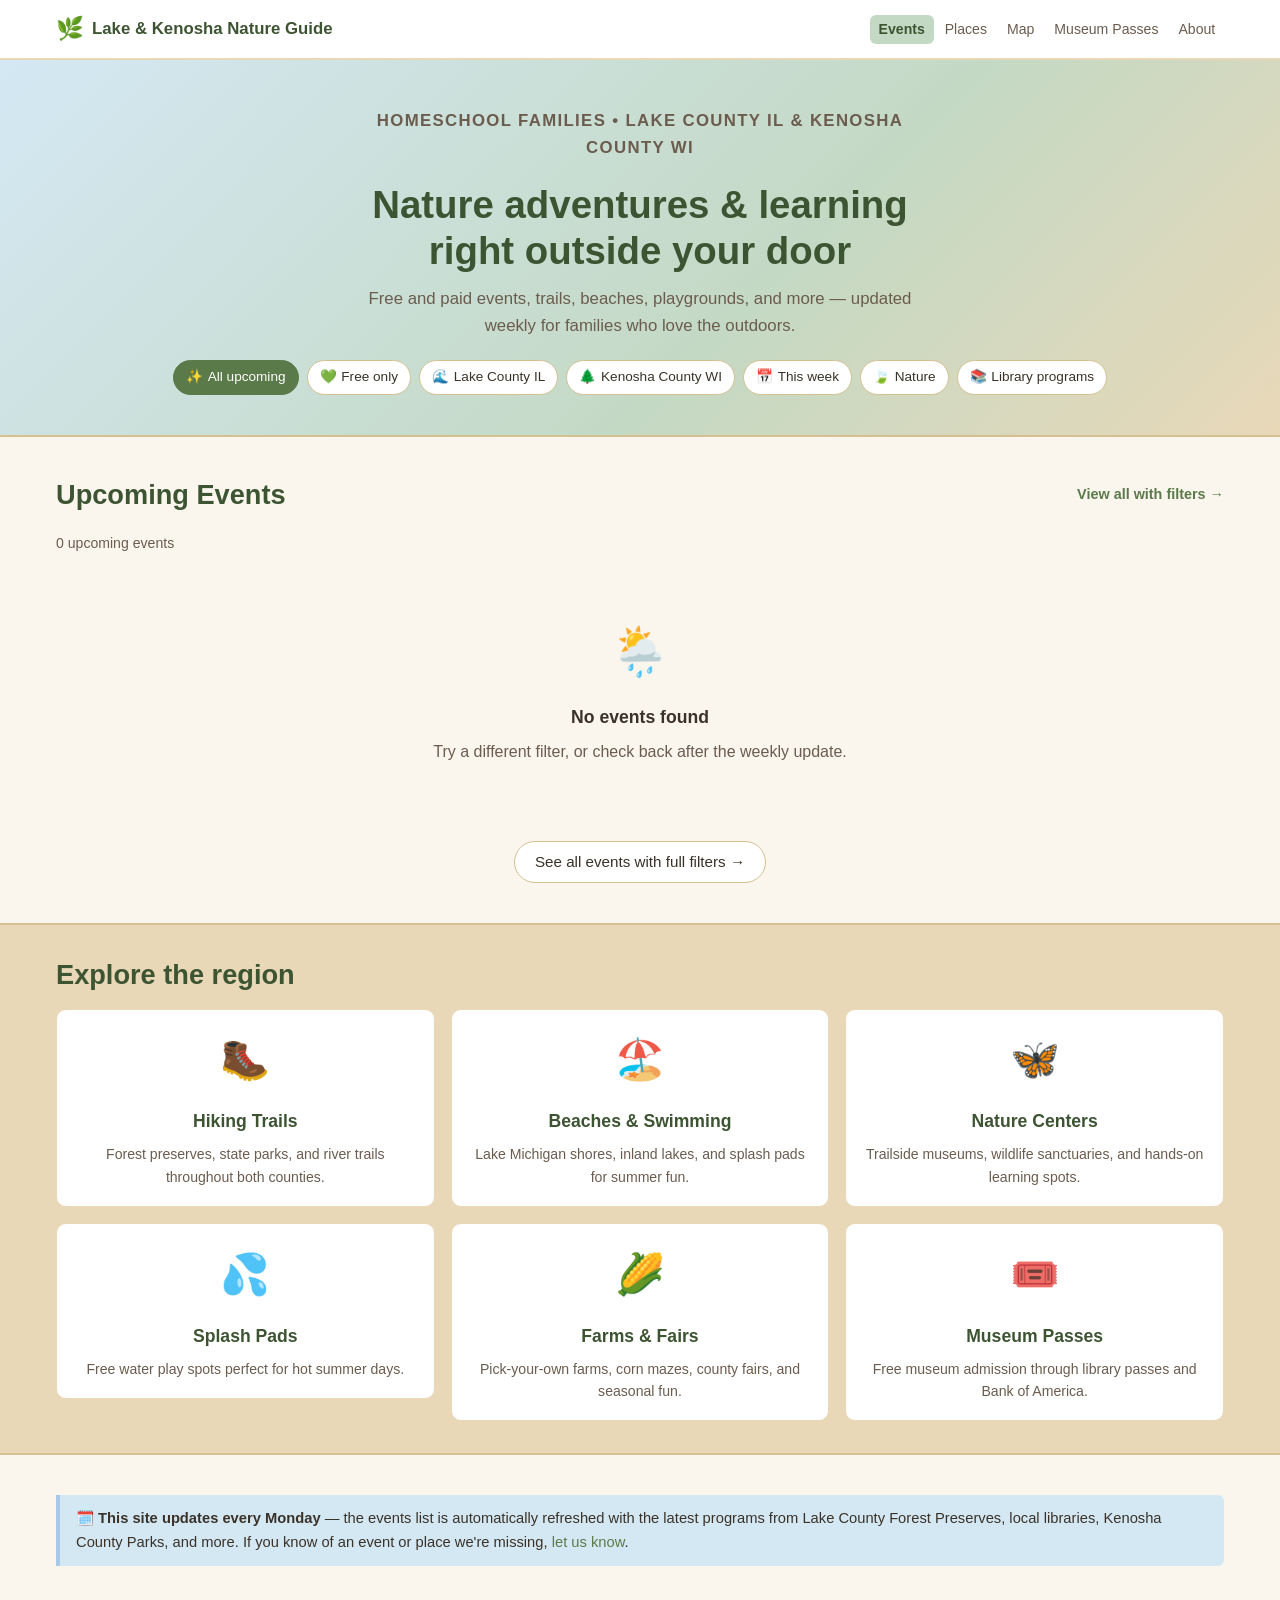
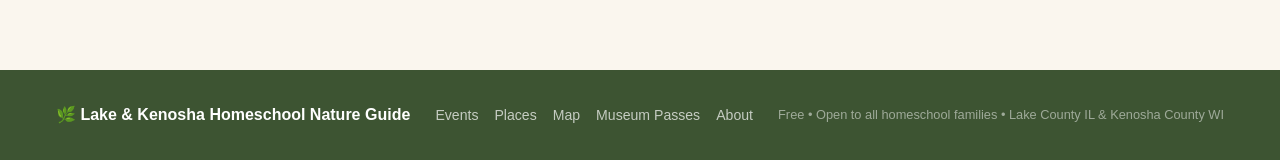
<file: index.html>
<!DOCTYPE html>
<html lang="en">
<head>
  <meta charset="UTF-8">
  <meta name="viewport" content="width=device-width, initial-scale=1.0">
  <title>Lake & Kenosha Homeschool Nature Guide</title>
  <meta name="description" content="Free events, nature spots, trails, beaches, playgrounds, and more for homeschool families in Lake County IL and Kenosha County WI.">
  <link rel="stylesheet" href="css/style.css">
  <link rel="icon" href="data:image/svg+xml,<svg xmlns='http://www.w3.org/2000/svg' viewBox='0 0 100 100'><text y='.9em' font-size='90'>🌿</text></svg>">
</head>
<body>

<nav class="site-nav">
  <div class="container">
    <a href="index.html" class="nav-logo">
      <span class="leaf">🌿</span>
      <span>Lake &amp; Kenosha Nature Guide</span>
    </a>
    <ul class="nav-links">
      <li><a href="index.html" class="active">Events</a></li>
      <li><a href="places.html">Places</a></li>
      <li><a href="map.html">Map</a></li>
      <li><a href="museum-passes.html">Museum Passes</a></li>
      <li><a href="about.html">About</a></li>
    </ul>
  </div>
</nav>

<header class="hero">
  <div class="container">
    <p class="hero-eyebrow">Homeschool families &bull; Lake County IL &amp; Kenosha County WI</p>
    <h1>Nature adventures &amp; learning<br>right outside your door</h1>
    <p>Free and paid events, trails, beaches, playgrounds, and more — updated weekly for families who love the outdoors.</p>
    <div class="hero-chips" id="quick-filters">
      <button class="chip active" data-filter="all"><span class="chip-icon">✨</span> All upcoming</button>
      <button class="chip" data-filter="free"><span class="chip-icon">💚</span> Free only</button>
      <button class="chip" data-filter="lake-il"><span class="chip-icon">🌊</span> Lake County IL</button>
      <button class="chip" data-filter="kenosha-wi"><span class="chip-icon">🌲</span> Kenosha County WI</button>
      <button class="chip" data-filter="this-week"><span class="chip-icon">📅</span> This week</button>
      <button class="chip" data-filter="nature"><span class="chip-icon">🍃</span> Nature</button>
      <button class="chip" data-filter="library"><span class="chip-icon">📚</span> Library programs</button>
    </div>
  </div>
</header>

<main>
  <section class="section">
    <div class="container">
      <div style="display:flex; align-items:center; justify-content:space-between; flex-wrap:wrap; gap:.75rem; margin-bottom:1.25rem;">
        <h2 class="section-title" style="margin-bottom:0;">Upcoming Events</h2>
        <a href="events.html" style="font-size:.9rem; color:var(--moss); font-weight:600;">View all with filters →</a>
      </div>
      <div id="results-bar" class="results-bar" style="margin-bottom:.75rem;"></div>
      <div id="events-list"></div>
      <div style="text-align:center; margin-top:1.75rem;">
        <a href="events.html" class="chip" style="font-size:.95rem; padding:.5rem 1.25rem;">See all events with full filters →</a>
      </div>
    </div>
  </section>

  <section style="background:var(--sand); padding:2rem 0; border-top:2px solid var(--sand-dk); border-bottom:2px solid var(--sand-dk);">
    <div class="container">
      <h2 style="color:var(--moss-dk); margin-bottom:1rem;">Explore the region</h2>
      <div class="grid-3">
        <a href="places.html?type=trail" style="text-decoration:none;">
          <div class="place-card" style="text-align:center;">
            <div style="font-size:2.5rem; margin-bottom:.5rem;">🥾</div>
            <h3 style="color:var(--moss-dk);">Hiking Trails</h3>
            <p class="text-sm text-lt">Forest preserves, state parks, and river trails throughout both counties.</p>
          </div>
        </a>
        <a href="places.html?type=beach" style="text-decoration:none;">
          <div class="place-card" style="text-align:center;">
            <div style="font-size:2.5rem; margin-bottom:.5rem;">🏖️</div>
            <h3 style="color:var(--moss-dk);">Beaches &amp; Swimming</h3>
            <p class="text-sm text-lt">Lake Michigan shores, inland lakes, and splash pads for summer fun.</p>
          </div>
        </a>
        <a href="places.html?type=nature-center" style="text-decoration:none;">
          <div class="place-card" style="text-align:center;">
            <div style="font-size:2.5rem; margin-bottom:.5rem;">🦋</div>
            <h3 style="color:var(--moss-dk);">Nature Centers</h3>
            <p class="text-sm text-lt">Trailside museums, wildlife sanctuaries, and hands-on learning spots.</p>
          </div>
        </a>
        <a href="places.html?type=splash-pad" style="text-decoration:none;">
          <div class="place-card" style="text-align:center;">
            <div style="font-size:2.5rem; margin-bottom:.5rem;">💦</div>
            <h3 style="color:var(--moss-dk);">Splash Pads</h3>
            <p class="text-sm text-lt">Free water play spots perfect for hot summer days.</p>
          </div>
        </a>
        <a href="places.html?type=farm" style="text-decoration:none;">
          <div class="place-card" style="text-align:center;">
            <div style="font-size:2.5rem; margin-bottom:.5rem;">🌽</div>
            <h3 style="color:var(--moss-dk);">Farms &amp; Fairs</h3>
            <p class="text-sm text-lt">Pick-your-own farms, corn mazes, county fairs, and seasonal fun.</p>
          </div>
        </a>
        <a href="museum-passes.html" style="text-decoration:none;">
          <div class="place-card" style="text-align:center;">
            <div style="font-size:2.5rem; margin-bottom:.5rem;">🎟️</div>
            <h3 style="color:var(--moss-dk);">Museum Passes</h3>
            <p class="text-sm text-lt">Free museum admission through library passes and Bank of America.</p>
          </div>
        </a>
      </div>
    </div>
  </section>

  <section class="section">
    <div class="container">
      <div class="highlight-box">
        <strong>🗓️ This site updates every Monday</strong> — the events list is automatically refreshed with the latest programs from Lake County Forest Preserves, local libraries, Kenosha County Parks, and more.
        If you know of an event or place we're missing, <a href="about.html">let us know</a>.
      </div>
    </div>
  </section>
</main>

<footer class="site-footer">
  <div class="container">
    <div class="footer-logo">🌿 Lake &amp; Kenosha Homeschool Nature Guide</div>
    <nav class="footer-links">
      <a href="events.html">Events</a>
      <a href="places.html">Places</a>
      <a href="map.html">Map</a>
      <a href="museum-passes.html">Museum Passes</a>
      <a href="about.html">About</a>
    </nav>
    <p class="footer-note">Free &bull; Open to all homeschool families &bull; Lake County IL &amp; Kenosha County WI</p>
  </div>
</footer>

<script>
// Inline homepage event rendering (simplified — full version in events.js)
(async function() {
  const list = document.getElementById('events-list');
  const bar  = document.getElementById('results-bar');

  list.innerHTML = '<div class="loading"><div class="spinner"></div> Loading events…</div>';

  let allEvents = [];
  try {
    const res = await fetch('data/events.json');
    const data = await res.json();
    allEvents = data.events || [];
  } catch(e) {
    list.innerHTML = '<div class="empty-state"><div class="empty-icon">🌧️</div><h3>Couldn\'t load events</h3><p>Try refreshing the page.</p></div>';
    return;
  }

  // Quick filter state
  let activeFilter = 'all';
  const today = new Date();
  today.setHours(0,0,0,0);

  const chips = document.querySelectorAll('#quick-filters .chip');
  chips.forEach(chip => {
    chip.addEventListener('click', () => {
      chips.forEach(c => c.classList.remove('active'));
      chip.classList.add('active');
      activeFilter = chip.dataset.filter;
      render();
    });
  });

  function getWeekEnd() {
    const d = new Date(today);
    d.setDate(d.getDate() + (7 - d.getDay()));
    return d;
  }

  function filterEvents(events) {
    const weekEnd = getWeekEnd();
    return events.filter(e => {
      const d = new Date(e.date + 'T00:00:00');
      if (d < today) return false;
      if (activeFilter === 'all') return true;
      if (activeFilter === 'free') return e.cost === 'free';
      if (activeFilter === 'lake-il') return e.county === 'lake-il';
      if (activeFilter === 'kenosha-wi') return e.county === 'kenosha-wi';
      if (activeFilter === 'this-week') return d <= weekEnd;
      if (activeFilter === 'nature') return (e.categories||[]).includes('nature');
      if (activeFilter === 'library') return (e.categories||[]).includes('library');
      return true;
    }).slice(0, 15);
  }

  const MONTH = ['Jan','Feb','Mar','Apr','May','Jun','Jul','Aug','Sep','Oct','Nov','Dec'];
  const DOW   = ['Sun','Mon','Tue','Wed','Thu','Fri','Sat'];
  const CAT_LABEL = {nature:'Nature',hiking:'Hiking',science:'Science',art:'Art',library:'Library',museum:'Museum',festival:'Festival',farm:'Farm',fishing:'Fishing',beach:'Beach'};

  function renderCard(e) {
    const d = new Date(e.date + 'T00:00:00');
    const regLink = e.registration_required && e.registration_url
      ? `<a href="${e.registration_url}" target="_blank" rel="noopener">Register →</a>` : '';
    const costBadge = e.cost === 'free'
      ? '<span class="badge badge-free">FREE</span>'
      : `<span class="badge badge-paid">${e.cost_detail || 'Paid'}</span>`;
    const catBadges = (e.categories||[]).map(c =>
      `<span class="badge badge-cat">${CAT_LABEL[c]||c}</span>`).join('');
    const regBadge = e.registration_required ? '<span class="badge" style="background:var(--berry);color:#fff;">Registration required</span>' : '';
    const timeStr = e.time ? `${e.time}${e.end_time ? ' – '+e.end_time : ''}` : '';
    const srcLink = e.source_url ? `<a href="${e.source_url}" target="_blank" rel="noopener">${e.source}</a>` : e.source;

    return `<div class="event-card mb-1">
      <div class="event-date-block">
        <div class="month">${MONTH[d.getMonth()]}</div>
        <div class="day">${d.getDate()}</div>
        <div class="dow">${DOW[d.getDay()]}</div>
      </div>
      <div class="event-body">
        <div class="event-title">${e.source_url ? `<a href="${e.source_url}" target="_blank" rel="noopener">${e.title}</a>` : e.title}</div>
        <div class="event-meta">
          ${timeStr ? `<span>🕐 ${timeStr}</span>` : ''}
          <span>📍 ${e.location_name}</span>
          ${e.ages && e.ages !== 'all' ? `<span>👧 Ages ${e.ages}</span>` : ''}
        </div>
        <p class="text-sm text-lt" style="margin-bottom:.4rem;">${e.description}</p>
        <div class="event-badges">${costBadge}${catBadges}${regBadge}</div>
        <div class="event-source mt-1">${srcLink}${regLink ? ' &bull; '+regLink : ''}</div>
      </div>
    </div>`;
  }

  function render() {
    const filtered = filterEvents(allEvents);
    bar.innerHTML = `<span class="results-count">${filtered.length} upcoming event${filtered.length !== 1 ? 's' : ''}</span>`;
    if (filtered.length === 0) {
      list.innerHTML = '<div class="empty-state"><div class="empty-icon">🌦️</div><h3>No events found</h3><p>Try a different filter, or check back after the weekly update.</p></div>';
    } else {
      list.innerHTML = filtered.map(renderCard).join('');
    }
  }

  render();
})();
</script>

</body>
</html>
</file>
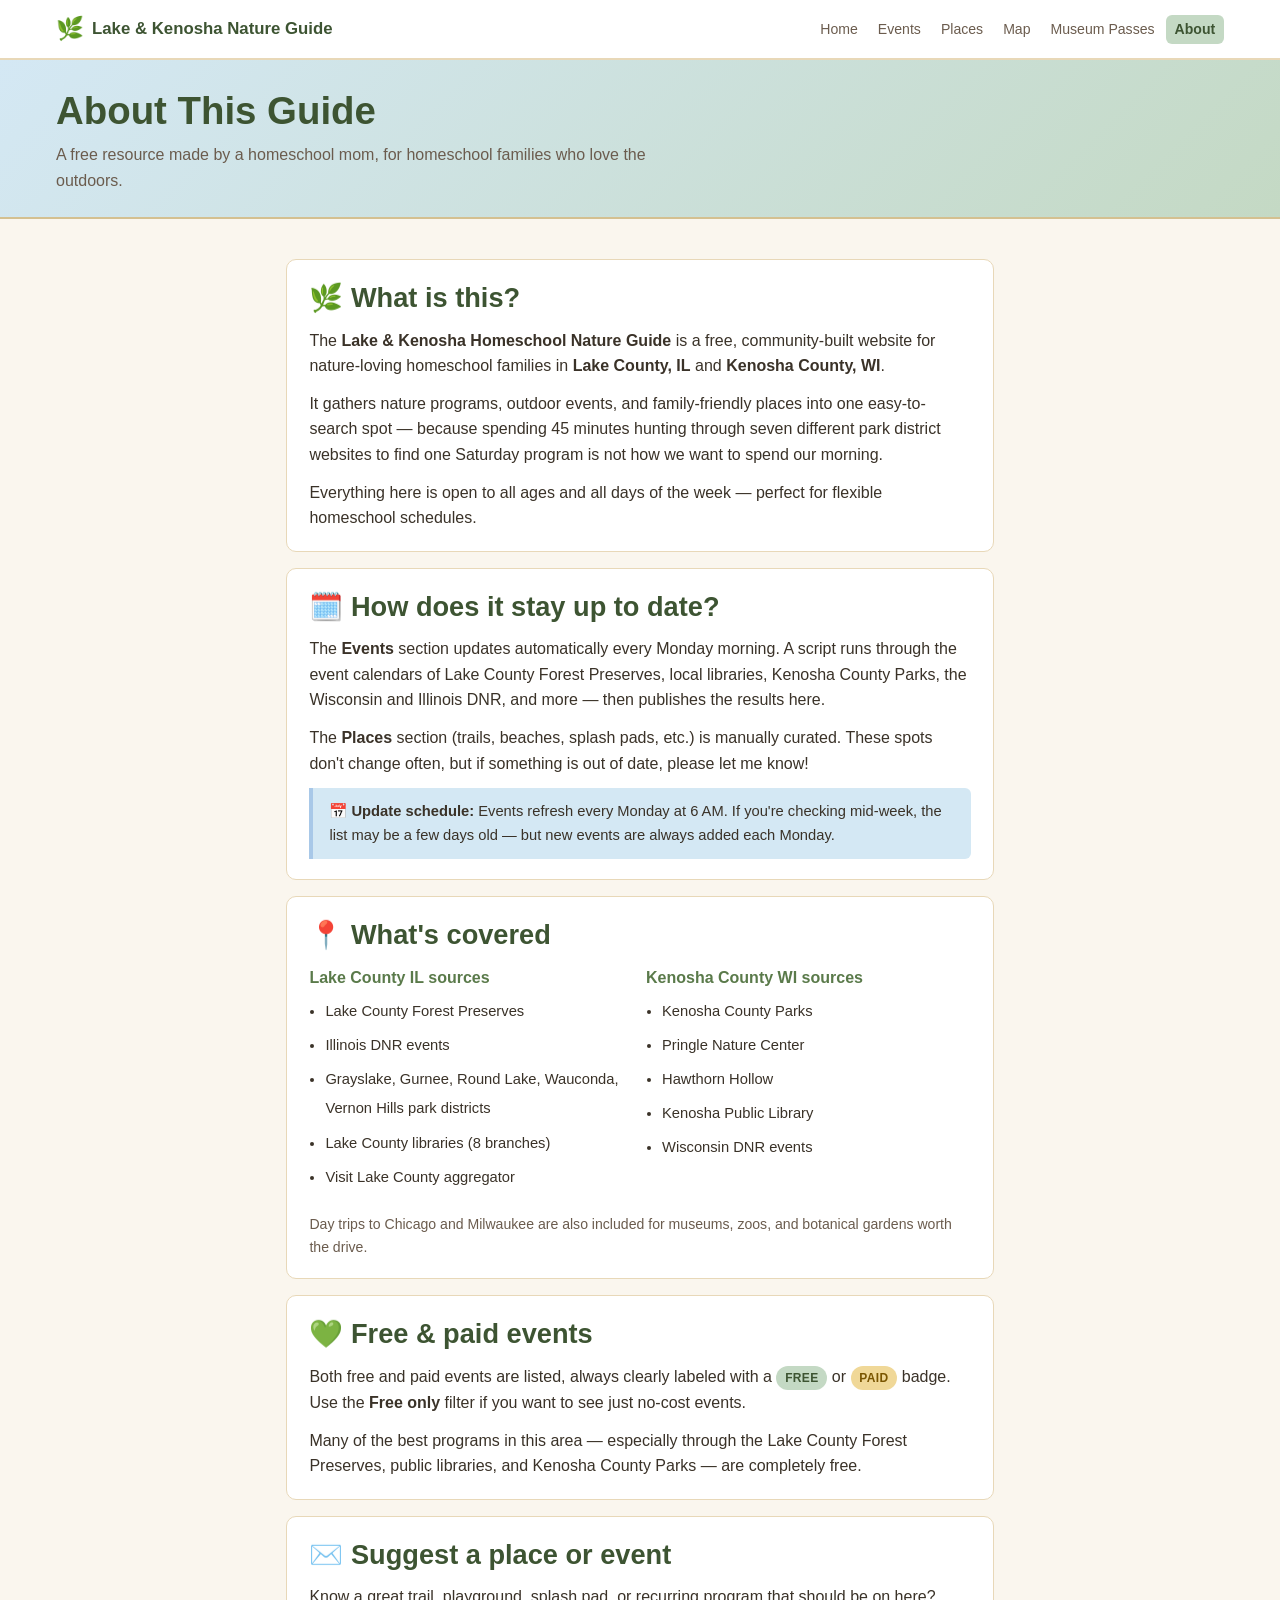
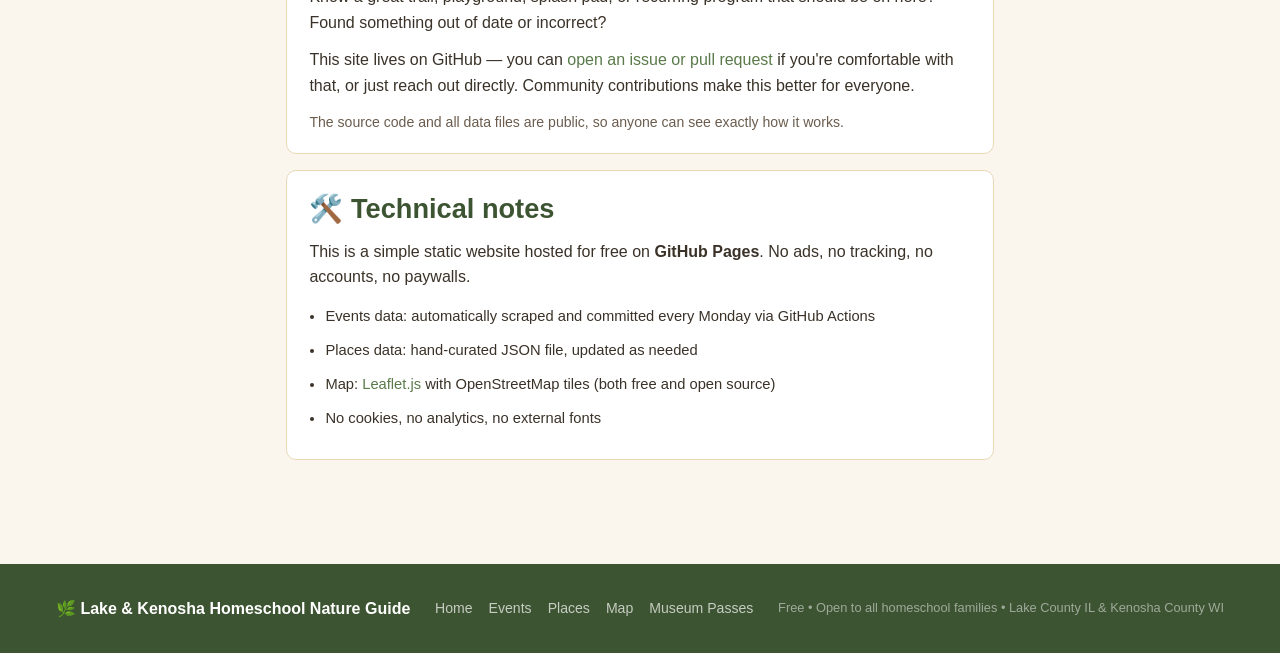
<file: about.html>
<!DOCTYPE html>
<html lang="en">
<head>
  <meta charset="UTF-8">
  <meta name="viewport" content="width=device-width, initial-scale=1.0">
  <title>About — Lake & Kenosha Homeschool Nature Guide</title>
  <meta name="description" content="About the Lake & Kenosha Homeschool Nature Guide — a free resource made by a homeschool mom for homeschool families.">
  <link rel="stylesheet" href="css/style.css">
  <link rel="icon" href="data:image/svg+xml,<svg xmlns='http://www.w3.org/2000/svg' viewBox='0 0 100 100'><text y='.9em' font-size='90'>🌿</text></svg>">
</head>
<body>

<nav class="site-nav">
  <div class="container">
    <a href="index.html" class="nav-logo">
      <span class="leaf">🌿</span>
      <span>Lake &amp; Kenosha Nature Guide</span>
    </a>
    <ul class="nav-links">
      <li><a href="index.html">Home</a></li>
      <li><a href="events.html">Events</a></li>
      <li><a href="places.html">Places</a></li>
      <li><a href="map.html">Map</a></li>
      <li><a href="museum-passes.html">Museum Passes</a></li>
      <li><a href="about.html" class="active">About</a></li>
    </ul>
  </div>
</nav>

<header class="page-header">
  <div class="container">
    <h1>About This Guide</h1>
    <p>A free resource made by a homeschool mom, for homeschool families who love the outdoors.</p>
  </div>
</header>

<main>
  <section class="section">
    <div class="container" style="max-width:740px;">

      <div class="info-card">
        <h2 style="color:var(--moss-dk); margin-bottom:.75rem;">🌿 What is this?</h2>
        <p>The <strong>Lake &amp; Kenosha Homeschool Nature Guide</strong> is a free, community-built website for nature-loving homeschool families in <strong>Lake County, IL</strong> and <strong>Kenosha County, WI</strong>.</p>
        <p>It gathers nature programs, outdoor events, and family-friendly places into one easy-to-search spot — because spending 45 minutes hunting through seven different park district websites to find one Saturday program is not how we want to spend our morning.</p>
        <p>Everything here is open to all ages and all days of the week — perfect for flexible homeschool schedules.</p>
      </div>

      <div class="info-card mt-2">
        <h2 style="color:var(--moss-dk); margin-bottom:.75rem;">🗓️ How does it stay up to date?</h2>
        <p>The <strong>Events</strong> section updates automatically every Monday morning. A script runs through the event calendars of Lake County Forest Preserves, local libraries, Kenosha County Parks, the Wisconsin and Illinois DNR, and more — then publishes the results here.</p>
        <p>The <strong>Places</strong> section (trails, beaches, splash pads, etc.) is manually curated. These spots don't change often, but if something is out of date, please let me know!</p>
        <div class="highlight-box" style="margin-top:.75rem; margin-bottom:0;">
          <strong>📅 Update schedule:</strong> Events refresh every Monday at 6 AM. If you're checking mid-week, the list may be a few days old — but new events are always added each Monday.
        </div>
      </div>

      <div class="info-card mt-2">
        <h2 style="color:var(--moss-dk); margin-bottom:.75rem;">📍 What's covered</h2>
        <div class="grid-2" style="gap:.75rem;">
          <div>
            <h4 style="color:var(--moss); margin-bottom:.4rem;">Lake County IL sources</h4>
            <ul style="padding-left:1rem; list-style:disc; font-size:.9rem; line-height:2;">
              <li>Lake County Forest Preserves</li>
              <li>Illinois DNR events</li>
              <li>Grayslake, Gurnee, Round Lake, Wauconda, Vernon Hills park districts</li>
              <li>Lake County libraries (8 branches)</li>
              <li>Visit Lake County aggregator</li>
            </ul>
          </div>
          <div>
            <h4 style="color:var(--moss); margin-bottom:.4rem;">Kenosha County WI sources</h4>
            <ul style="padding-left:1rem; list-style:disc; font-size:.9rem; line-height:2;">
              <li>Kenosha County Parks</li>
              <li>Pringle Nature Center</li>
              <li>Hawthorn Hollow</li>
              <li>Kenosha Public Library</li>
              <li>Wisconsin DNR events</li>
            </ul>
          </div>
        </div>
        <p class="text-sm text-lt mt-2">Day trips to Chicago and Milwaukee are also included for museums, zoos, and botanical gardens worth the drive.</p>
      </div>

      <div class="info-card mt-2">
        <h2 style="color:var(--moss-dk); margin-bottom:.75rem;">💚 Free &amp; paid events</h2>
        <p>Both free and paid events are listed, always clearly labeled with a <span class="badge badge-free">FREE</span> or <span class="badge badge-paid">Paid</span> badge. Use the <strong>Free only</strong> filter if you want to see just no-cost events.</p>
        <p>Many of the best programs in this area — especially through the Lake County Forest Preserves, public libraries, and Kenosha County Parks — are completely free.</p>
      </div>

      <div class="info-card mt-2">
        <h2 style="color:var(--moss-dk); margin-bottom:.75rem;">✉️ Suggest a place or event</h2>
        <p>Know a great trail, playground, splash pad, or recurring program that should be on here? Found something out of date or incorrect?</p>
        <p>This site lives on GitHub — you can <a href="https://github.com" target="_blank" rel="noopener">open an issue or pull request</a> if you're comfortable with that, or just reach out directly. Community contributions make this better for everyone.</p>
        <p class="text-sm text-lt">The source code and all data files are public, so anyone can see exactly how it works.</p>
      </div>

      <div class="info-card mt-2">
        <h2 style="color:var(--moss-dk); margin-bottom:.75rem;">🛠️ Technical notes</h2>
        <p>This is a simple static website hosted for free on <strong>GitHub Pages</strong>. No ads, no tracking, no accounts, no paywalls.</p>
        <ul style="padding-left:1rem; list-style:disc; font-size:.9rem; line-height:2;">
          <li>Events data: automatically scraped and committed every Monday via GitHub Actions</li>
          <li>Places data: hand-curated JSON file, updated as needed</li>
          <li>Map: <a href="https://leafletjs.com/" target="_blank" rel="noopener">Leaflet.js</a> with OpenStreetMap tiles (both free and open source)</li>
          <li>No cookies, no analytics, no external fonts</li>
        </ul>
      </div>

    </div>
  </section>
</main>

<footer class="site-footer">
  <div class="container">
    <div class="footer-logo">🌿 Lake &amp; Kenosha Homeschool Nature Guide</div>
    <nav class="footer-links">
      <a href="index.html">Home</a>
      <a href="events.html">Events</a>
      <a href="places.html">Places</a>
      <a href="map.html">Map</a>
      <a href="museum-passes.html">Museum Passes</a>
    </nav>
    <p class="footer-note">Free &bull; Open to all homeschool families &bull; Lake County IL &amp; Kenosha County WI</p>
  </div>
</footer>

</body>
</html>
</file>
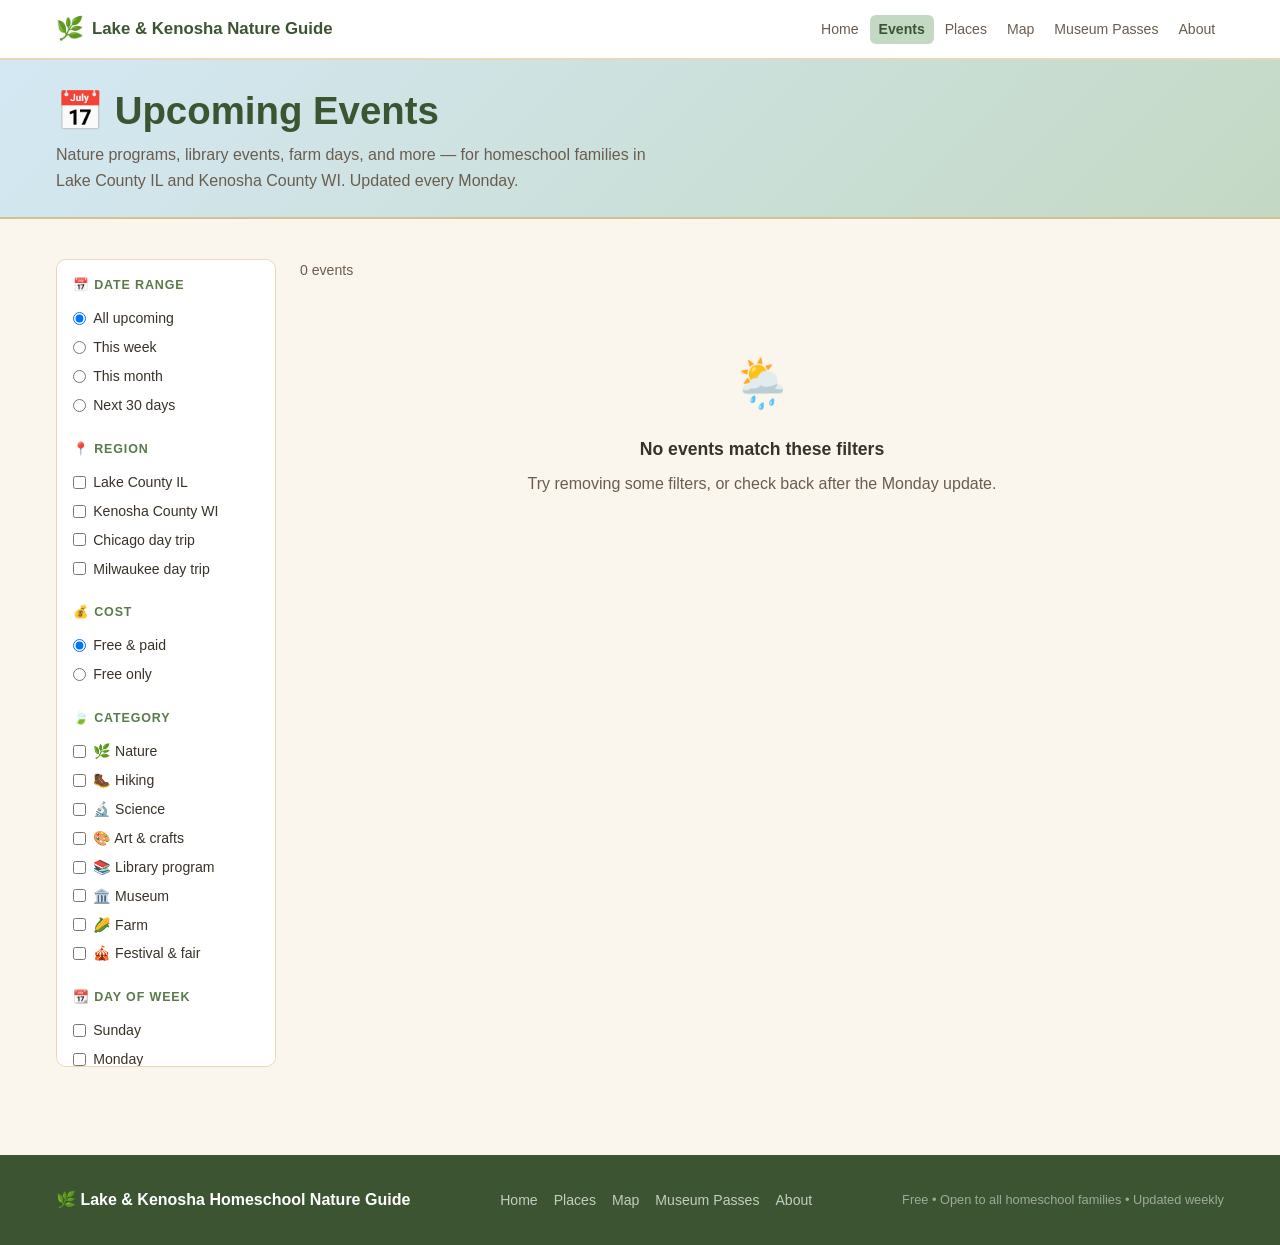
<file: events.html>
<!DOCTYPE html>
<html lang="en">
<head>
  <meta charset="UTF-8">
  <meta name="viewport" content="width=device-width, initial-scale=1.0">
  <title>Events — Lake & Kenosha Homeschool Nature Guide</title>
  <meta name="description" content="Browse all upcoming nature and homeschool-friendly events in Lake County IL and Kenosha County WI. Filter by cost, category, location, and more.">
  <link rel="stylesheet" href="css/style.css">
  <link rel="icon" href="data:image/svg+xml,<svg xmlns='http://www.w3.org/2000/svg' viewBox='0 0 100 100'><text y='.9em' font-size='90'>🌿</text></svg>">
</head>
<body>

<nav class="site-nav">
  <div class="container">
    <a href="index.html" class="nav-logo">
      <span class="leaf">🌿</span>
      <span>Lake &amp; Kenosha Nature Guide</span>
    </a>
    <ul class="nav-links">
      <li><a href="index.html">Home</a></li>
      <li><a href="events.html" class="active">Events</a></li>
      <li><a href="places.html">Places</a></li>
      <li><a href="map.html">Map</a></li>
      <li><a href="museum-passes.html">Museum Passes</a></li>
      <li><a href="about.html">About</a></li>
    </ul>
  </div>
</nav>

<header class="page-header">
  <div class="container">
    <h1>📅 Upcoming Events</h1>
    <p>Nature programs, library events, farm days, and more — for homeschool families in Lake County IL and Kenosha County WI. Updated every Monday.</p>
  </div>
</header>

<main>
  <section class="section">
    <div class="container">

      <button class="filter-toggle-btn" id="filter-toggle" aria-expanded="false">
        <span>🔍 Filters</span>
        <span id="filter-badge" class="filter-count-badge" style="display:none;">0</span>
        <span id="filter-arrow">▼</span>
      </button>

      <div class="filter-layout">

        <aside class="filter-sidebar" id="filter-sidebar">
          <div class="filter-groups">

            <div class="filter-group">
              <span class="filter-label">📅 Date range</span>
              <label><input type="radio" name="date" value="all" checked> All upcoming</label>
              <label><input type="radio" name="date" value="week"> This week</label>
              <label><input type="radio" name="date" value="month"> This month</label>
              <label><input type="radio" name="date" value="next30"> Next 30 days</label>
            </div>

            <div class="filter-group">
              <span class="filter-label">📍 Region</span>
              <label><input type="checkbox" name="county" value="lake-il"> Lake County IL</label>
              <label><input type="checkbox" name="county" value="kenosha-wi"> Kenosha County WI</label>
              <label><input type="checkbox" name="county" value="chicago-day-trip"> Chicago day trip</label>
              <label><input type="checkbox" name="county" value="milwaukee-day-trip"> Milwaukee day trip</label>
            </div>

            <div class="filter-group">
              <span class="filter-label">💰 Cost</span>
              <label><input type="radio" name="cost" value="all" checked> Free &amp; paid</label>
              <label><input type="radio" name="cost" value="free"> Free only</label>
            </div>

            <div class="filter-group">
              <span class="filter-label">🍃 Category</span>
              <label><input type="checkbox" name="cat" value="nature"> 🌿 Nature</label>
              <label><input type="checkbox" name="cat" value="hiking"> 🥾 Hiking</label>
              <label><input type="checkbox" name="cat" value="science"> 🔬 Science</label>
              <label><input type="checkbox" name="cat" value="art"> 🎨 Art &amp; crafts</label>
              <label><input type="checkbox" name="cat" value="library"> 📚 Library program</label>
              <label><input type="checkbox" name="cat" value="museum"> 🏛️ Museum</label>
              <label><input type="checkbox" name="cat" value="farm"> 🌽 Farm</label>
              <label><input type="checkbox" name="cat" value="festival"> 🎪 Festival &amp; fair</label>
            </div>

            <div class="filter-group">
              <span class="filter-label">📆 Day of week</span>
              <label><input type="checkbox" name="dow" value="0"> Sunday</label>
              <label><input type="checkbox" name="dow" value="1"> Monday</label>
              <label><input type="checkbox" name="dow" value="2"> Tuesday</label>
              <label><input type="checkbox" name="dow" value="3"> Wednesday</label>
              <label><input type="checkbox" name="dow" value="4"> Thursday</label>
              <label><input type="checkbox" name="dow" value="5"> Friday</label>
              <label><input type="checkbox" name="dow" value="6"> Saturday</label>
            </div>

            <div class="filter-group">
              <span class="filter-label">👧 Registration</span>
              <label><input type="radio" name="reg" value="all" checked> All events</label>
              <label><input type="radio" name="reg" value="no-reg"> No registration needed</label>
            </div>

            <div style="padding-top:.5rem; border-top:1px solid var(--sand-dk);">
              <button id="clear-filters" class="clear-all-btn">Clear all filters</button>
            </div>

          </div>
        </aside>

        <div class="filter-main">
          <div id="results-bar" class="results-bar"></div>
          <div id="events-list"></div>
        </div>

      </div>
    </div>
  </section>
</main>

<footer class="site-footer">
  <div class="container">
    <div class="footer-logo">🌿 Lake &amp; Kenosha Homeschool Nature Guide</div>
    <nav class="footer-links">
      <a href="index.html">Home</a>
      <a href="places.html">Places</a>
      <a href="map.html">Map</a>
      <a href="museum-passes.html">Museum Passes</a>
      <a href="about.html">About</a>
    </nav>
    <p class="footer-note">Free &bull; Open to all homeschool families &bull; Updated weekly</p>
  </div>
</footer>

<script src="js/events.js"></script>
</body>
</html>
</file>
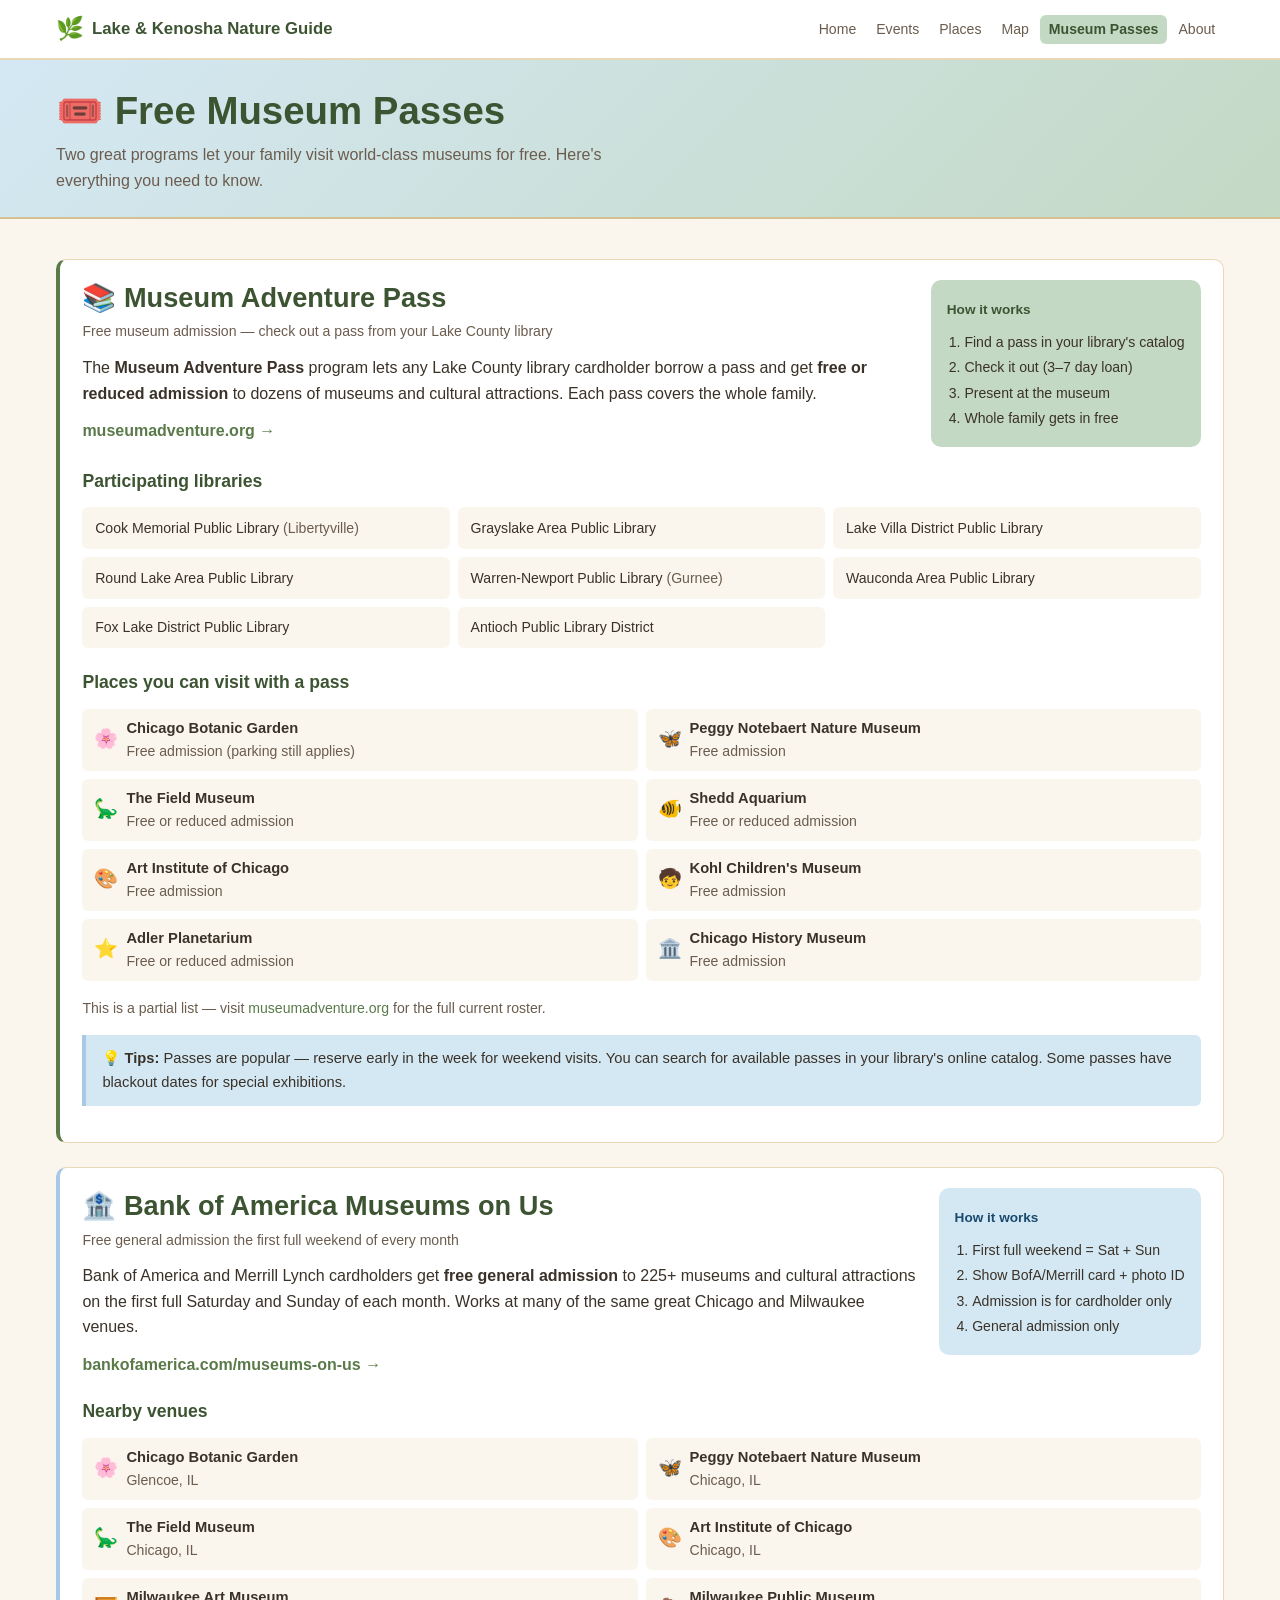
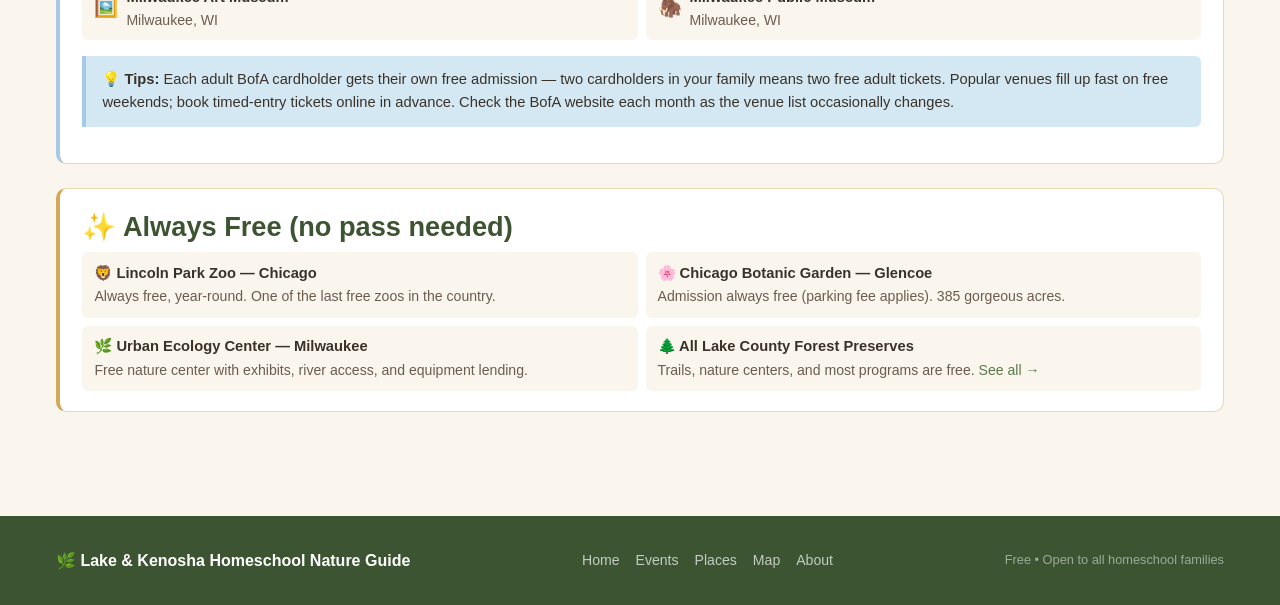
<file: museum-passes.html>
<!DOCTYPE html>
<html lang="en">
<head>
  <meta charset="UTF-8">
  <meta name="viewport" content="width=device-width, initial-scale=1.0">
  <title>Museum Passes — Lake & Kenosha Homeschool Nature Guide</title>
  <meta name="description" content="Free museum admission for Lake County IL families — Museum Adventure Pass through libraries and Bank of America Museums on Us.">
  <link rel="stylesheet" href="css/style.css">
  <link rel="icon" href="data:image/svg+xml,<svg xmlns='http://www.w3.org/2000/svg' viewBox='0 0 100 100'><text y='.9em' font-size='90'>🌿</text></svg>">
</head>
<body>

<nav class="site-nav">
  <div class="container">
    <a href="index.html" class="nav-logo">
      <span class="leaf">🌿</span>
      <span>Lake &amp; Kenosha Nature Guide</span>
    </a>
    <ul class="nav-links">
      <li><a href="index.html">Home</a></li>
      <li><a href="events.html">Events</a></li>
      <li><a href="places.html">Places</a></li>
      <li><a href="map.html">Map</a></li>
      <li><a href="museum-passes.html" class="active">Museum Passes</a></li>
      <li><a href="about.html">About</a></li>
    </ul>
  </div>
</nav>

<header class="page-header">
  <div class="container">
    <h1>🎟️ Free Museum Passes</h1>
    <p>Two great programs let your family visit world-class museums for free. Here's everything you need to know.</p>
  </div>
</header>

<main>
  <section class="section">
    <div class="container">

      <!-- Museum Adventure Pass -->
      <div class="info-card" style="border-left: 4px solid var(--moss);">
        <div style="display:flex; align-items:flex-start; gap:1rem; flex-wrap:wrap;">
          <div style="flex:1; min-width:240px;">
            <h2 style="color:var(--moss-dk); margin-bottom:.3rem;">📚 Museum Adventure Pass</h2>
            <p class="subtitle">Free museum admission — check out a pass from your Lake County library</p>
            <p>The <strong>Museum Adventure Pass</strong> program lets any Lake County library cardholder borrow a pass and get <strong>free or reduced admission</strong> to dozens of museums and cultural attractions. Each pass covers the whole family.</p>
            <p><a href="https://museumadventure.org/" target="_blank" rel="noopener" style="font-weight:600; color:var(--moss);">museumadventure.org →</a></p>
          </div>
          <div style="background:var(--sage-lt); border-radius:var(--radius); padding:1rem; min-width:200px; flex-shrink:0;">
            <strong style="font-size:.85rem; color:var(--moss-dk);">How it works</strong>
            <ol style="padding-left:1.1rem; margin-top:.5rem; font-size:.88rem; line-height:1.8;">
              <li>Find a pass in your library's catalog</li>
              <li>Check it out (3–7 day loan)</li>
              <li>Present at the museum</li>
              <li>Whole family gets in free</li>
            </ol>
          </div>
        </div>

        <div style="margin-top:1.25rem;">
          <h3 style="margin-bottom:.75rem; color:var(--moss-dk);">Participating libraries</h3>
          <div class="grid-3" style="gap:.5rem;">
            <div style="background:var(--cream); border-radius:var(--radius-sm); padding:.6rem .8rem; font-size:.88rem;">Cook Memorial Public Library <span class="text-lt">(Libertyville)</span></div>
            <div style="background:var(--cream); border-radius:var(--radius-sm); padding:.6rem .8rem; font-size:.88rem;">Grayslake Area Public Library</div>
            <div style="background:var(--cream); border-radius:var(--radius-sm); padding:.6rem .8rem; font-size:.88rem;">Lake Villa District Public Library</div>
            <div style="background:var(--cream); border-radius:var(--radius-sm); padding:.6rem .8rem; font-size:.88rem;">Round Lake Area Public Library</div>
            <div style="background:var(--cream); border-radius:var(--radius-sm); padding:.6rem .8rem; font-size:.88rem;">Warren-Newport Public Library <span class="text-lt">(Gurnee)</span></div>
            <div style="background:var(--cream); border-radius:var(--radius-sm); padding:.6rem .8rem; font-size:.88rem;">Wauconda Area Public Library</div>
            <div style="background:var(--cream); border-radius:var(--radius-sm); padding:.6rem .8rem; font-size:.88rem;">Fox Lake District Public Library</div>
            <div style="background:var(--cream); border-radius:var(--radius-sm); padding:.6rem .8rem; font-size:.88rem;">Antioch Public Library District</div>
          </div>
        </div>

        <div style="margin-top:1.25rem;">
          <h3 style="margin-bottom:.75rem; color:var(--moss-dk);">Places you can visit with a pass</h3>
          <div class="grid-2" style="gap:.5rem;">
            <div style="display:flex; align-items:center; gap:.5rem; padding:.5rem .75rem; background:var(--cream); border-radius:var(--radius-sm);">
              <span style="font-size:1.2rem;">🌸</span>
              <div>
                <div style="font-weight:600; font-size:.92rem;">Chicago Botanic Garden</div>
                <div class="text-sm text-lt">Free admission (parking still applies)</div>
              </div>
            </div>
            <div style="display:flex; align-items:center; gap:.5rem; padding:.5rem .75rem; background:var(--cream); border-radius:var(--radius-sm);">
              <span style="font-size:1.2rem;">🦋</span>
              <div>
                <div style="font-weight:600; font-size:.92rem;">Peggy Notebaert Nature Museum</div>
                <div class="text-sm text-lt">Free admission</div>
              </div>
            </div>
            <div style="display:flex; align-items:center; gap:.5rem; padding:.5rem .75rem; background:var(--cream); border-radius:var(--radius-sm);">
              <span style="font-size:1.2rem;">🦕</span>
              <div>
                <div style="font-weight:600; font-size:.92rem;">The Field Museum</div>
                <div class="text-sm text-lt">Free or reduced admission</div>
              </div>
            </div>
            <div style="display:flex; align-items:center; gap:.5rem; padding:.5rem .75rem; background:var(--cream); border-radius:var(--radius-sm);">
              <span style="font-size:1.2rem;">🐠</span>
              <div>
                <div style="font-weight:600; font-size:.92rem;">Shedd Aquarium</div>
                <div class="text-sm text-lt">Free or reduced admission</div>
              </div>
            </div>
            <div style="display:flex; align-items:center; gap:.5rem; padding:.5rem .75rem; background:var(--cream); border-radius:var(--radius-sm);">
              <span style="font-size:1.2rem;">🎨</span>
              <div>
                <div style="font-weight:600; font-size:.92rem;">Art Institute of Chicago</div>
                <div class="text-sm text-lt">Free admission</div>
              </div>
            </div>
            <div style="display:flex; align-items:center; gap:.5rem; padding:.5rem .75rem; background:var(--cream); border-radius:var(--radius-sm);">
              <span style="font-size:1.2rem;">🧒</span>
              <div>
                <div style="font-weight:600; font-size:.92rem;">Kohl Children's Museum</div>
                <div class="text-sm text-lt">Free admission</div>
              </div>
            </div>
            <div style="display:flex; align-items:center; gap:.5rem; padding:.5rem .75rem; background:var(--cream); border-radius:var(--radius-sm);">
              <span style="font-size:1.2rem;">⭐</span>
              <div>
                <div style="font-weight:600; font-size:.92rem;">Adler Planetarium</div>
                <div class="text-sm text-lt">Free or reduced admission</div>
              </div>
            </div>
            <div style="display:flex; align-items:center; gap:.5rem; padding:.5rem .75rem; background:var(--cream); border-radius:var(--radius-sm);">
              <span style="font-size:1.2rem;">🏛️</span>
              <div>
                <div style="font-weight:600; font-size:.92rem;">Chicago History Museum</div>
                <div class="text-sm text-lt">Free admission</div>
              </div>
            </div>
          </div>
          <p class="text-sm text-lt mt-2">This is a partial list — visit <a href="https://museumadventure.org/" target="_blank" rel="noopener">museumadventure.org</a> for the full current roster.</p>
        </div>

        <div class="highlight-box mt-2">
          <strong>💡 Tips:</strong> Passes are popular — reserve early in the week for weekend visits. You can search for available passes in your library's online catalog. Some passes have blackout dates for special exhibitions.
        </div>
      </div>

      <!-- Bank of America -->
      <div class="info-card" style="border-left: 4px solid var(--sky); margin-top:1.5rem;">
        <div style="display:flex; align-items:flex-start; gap:1rem; flex-wrap:wrap;">
          <div style="flex:1; min-width:240px;">
            <h2 style="color:var(--moss-dk); margin-bottom:.3rem;">🏦 Bank of America Museums on Us</h2>
            <p class="subtitle">Free general admission the first full weekend of every month</p>
            <p>Bank of America and Merrill Lynch cardholders get <strong>free general admission</strong> to 225+ museums and cultural attractions on the first full Saturday and Sunday of each month. Works at many of the same great Chicago and Milwaukee venues.</p>
            <p><a href="https://www.bankofamerica.com/deposits/museums-on-us/" target="_blank" rel="noopener" style="font-weight:600; color:var(--moss);">bankofamerica.com/museums-on-us →</a></p>
          </div>
          <div style="background:var(--sky-lt); border-radius:var(--radius); padding:1rem; min-width:200px; flex-shrink:0;">
            <strong style="font-size:.85rem; color:#1a4a6e;">How it works</strong>
            <ol style="padding-left:1.1rem; margin-top:.5rem; font-size:.88rem; line-height:1.8;">
              <li>First full weekend = Sat + Sun</li>
              <li>Show BofA/Merrill card + photo ID</li>
              <li>Admission is for cardholder only</li>
              <li>General admission only</li>
            </ol>
          </div>
        </div>

        <div style="margin-top:1.25rem;">
          <h3 style="margin-bottom:.75rem; color:var(--moss-dk);">Nearby venues</h3>
          <div class="grid-2" style="gap:.5rem;">
            <div style="display:flex; align-items:center; gap:.5rem; padding:.5rem .75rem; background:var(--cream); border-radius:var(--radius-sm);">
              <span style="font-size:1.2rem;">🌸</span>
              <div>
                <div style="font-weight:600; font-size:.92rem;">Chicago Botanic Garden</div>
                <div class="text-sm text-lt">Glencoe, IL</div>
              </div>
            </div>
            <div style="display:flex; align-items:center; gap:.5rem; padding:.5rem .75rem; background:var(--cream); border-radius:var(--radius-sm);">
              <span style="font-size:1.2rem;">🦋</span>
              <div>
                <div style="font-weight:600; font-size:.92rem;">Peggy Notebaert Nature Museum</div>
                <div class="text-sm text-lt">Chicago, IL</div>
              </div>
            </div>
            <div style="display:flex; align-items:center; gap:.5rem; padding:.5rem .75rem; background:var(--cream); border-radius:var(--radius-sm);">
              <span style="font-size:1.2rem;">🦕</span>
              <div>
                <div style="font-weight:600; font-size:.92rem;">The Field Museum</div>
                <div class="text-sm text-lt">Chicago, IL</div>
              </div>
            </div>
            <div style="display:flex; align-items:center; gap:.5rem; padding:.5rem .75rem; background:var(--cream); border-radius:var(--radius-sm);">
              <span style="font-size:1.2rem;">🎨</span>
              <div>
                <div style="font-weight:600; font-size:.92rem;">Art Institute of Chicago</div>
                <div class="text-sm text-lt">Chicago, IL</div>
              </div>
            </div>
            <div style="display:flex; align-items:center; gap:.5rem; padding:.5rem .75rem; background:var(--cream); border-radius:var(--radius-sm);">
              <span style="font-size:1.2rem;">🖼️</span>
              <div>
                <div style="font-weight:600; font-size:.92rem;">Milwaukee Art Museum</div>
                <div class="text-sm text-lt">Milwaukee, WI</div>
              </div>
            </div>
            <div style="display:flex; align-items:center; gap:.5rem; padding:.5rem .75rem; background:var(--cream); border-radius:var(--radius-sm);">
              <span style="font-size:1.2rem;">🦣</span>
              <div>
                <div style="font-weight:600; font-size:.92rem;">Milwaukee Public Museum</div>
                <div class="text-sm text-lt">Milwaukee, WI</div>
              </div>
            </div>
          </div>
        </div>

        <div class="highlight-box mt-2" style="background:var(--sky-lt); border-color:var(--sky);">
          <strong>💡 Tips:</strong> Each adult BofA cardholder gets their own free admission — two cardholders in your family means two free adult tickets. Popular venues fill up fast on free weekends; book timed-entry tickets online in advance. Check the BofA website each month as the venue list occasionally changes.
        </div>
      </div>

      <!-- Free Always -->
      <div class="info-card" style="border-left:4px solid var(--gold); margin-top:1.5rem;">
        <h2 style="color:var(--moss-dk); margin-bottom:.5rem;">✨ Always Free (no pass needed)</h2>
        <div class="grid-2" style="gap:.5rem;">
          <div style="padding:.6rem .75rem; background:var(--cream); border-radius:var(--radius-sm);">
            <div style="font-weight:600; font-size:.92rem;">🦁 Lincoln Park Zoo — Chicago</div>
            <div class="text-sm text-lt">Always free, year-round. One of the last free zoos in the country.</div>
          </div>
          <div style="padding:.6rem .75rem; background:var(--cream); border-radius:var(--radius-sm);">
            <div style="font-weight:600; font-size:.92rem;">🌸 Chicago Botanic Garden — Glencoe</div>
            <div class="text-sm text-lt">Admission always free (parking fee applies). 385 gorgeous acres.</div>
          </div>
          <div style="padding:.6rem .75rem; background:var(--cream); border-radius:var(--radius-sm);">
            <div style="font-weight:600; font-size:.92rem;">🌿 Urban Ecology Center — Milwaukee</div>
            <div class="text-sm text-lt">Free nature center with exhibits, river access, and equipment lending.</div>
          </div>
          <div style="padding:.6rem .75rem; background:var(--cream); border-radius:var(--radius-sm);">
            <div style="font-weight:600; font-size:.92rem;">🌲 All Lake County Forest Preserves</div>
            <div class="text-lt text-sm">Trails, nature centers, and most programs are free. <a href="places.html?county=lake-il">See all →</a></div>
          </div>
        </div>
      </div>

    </div>
  </section>
</main>

<footer class="site-footer">
  <div class="container">
    <div class="footer-logo">🌿 Lake &amp; Kenosha Homeschool Nature Guide</div>
    <nav class="footer-links">
      <a href="index.html">Home</a>
      <a href="events.html">Events</a>
      <a href="places.html">Places</a>
      <a href="map.html">Map</a>
      <a href="about.html">About</a>
    </nav>
    <p class="footer-note">Free &bull; Open to all homeschool families</p>
  </div>
</footer>

</body>
</html>
</file>
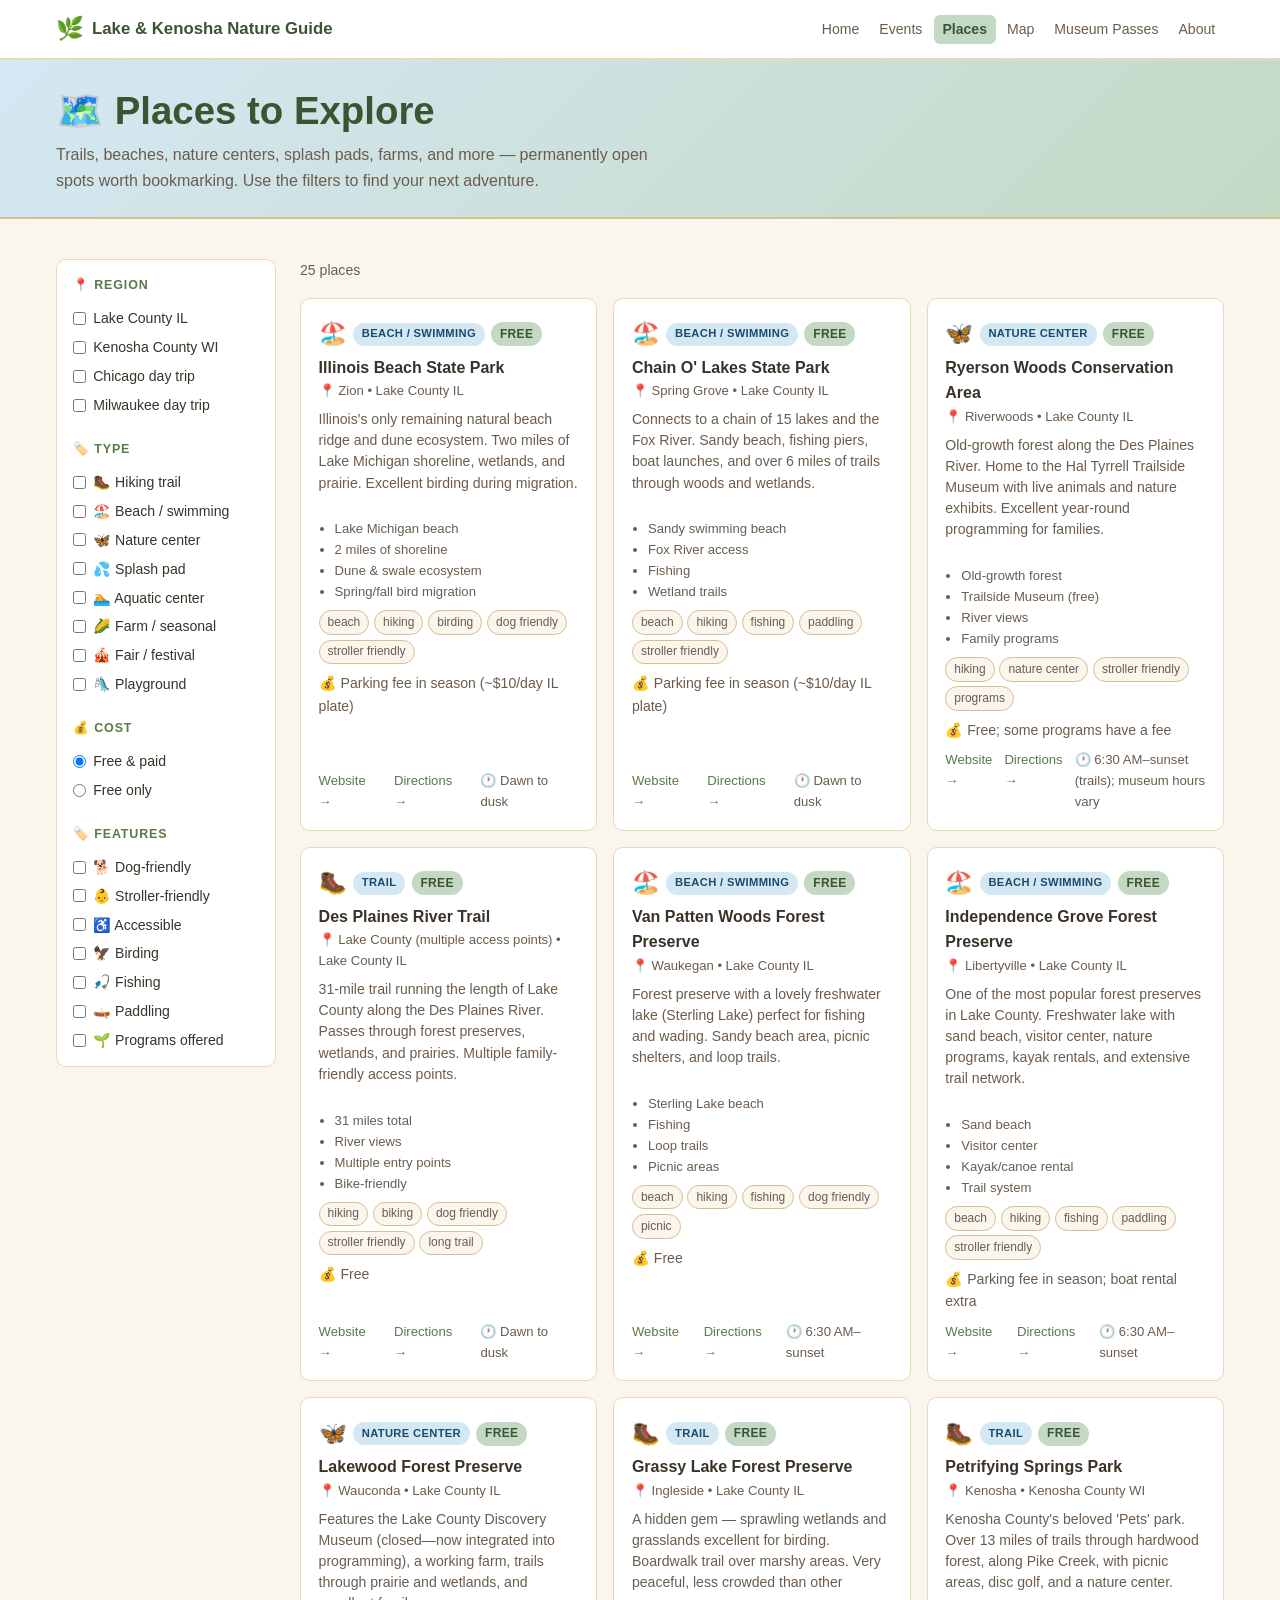
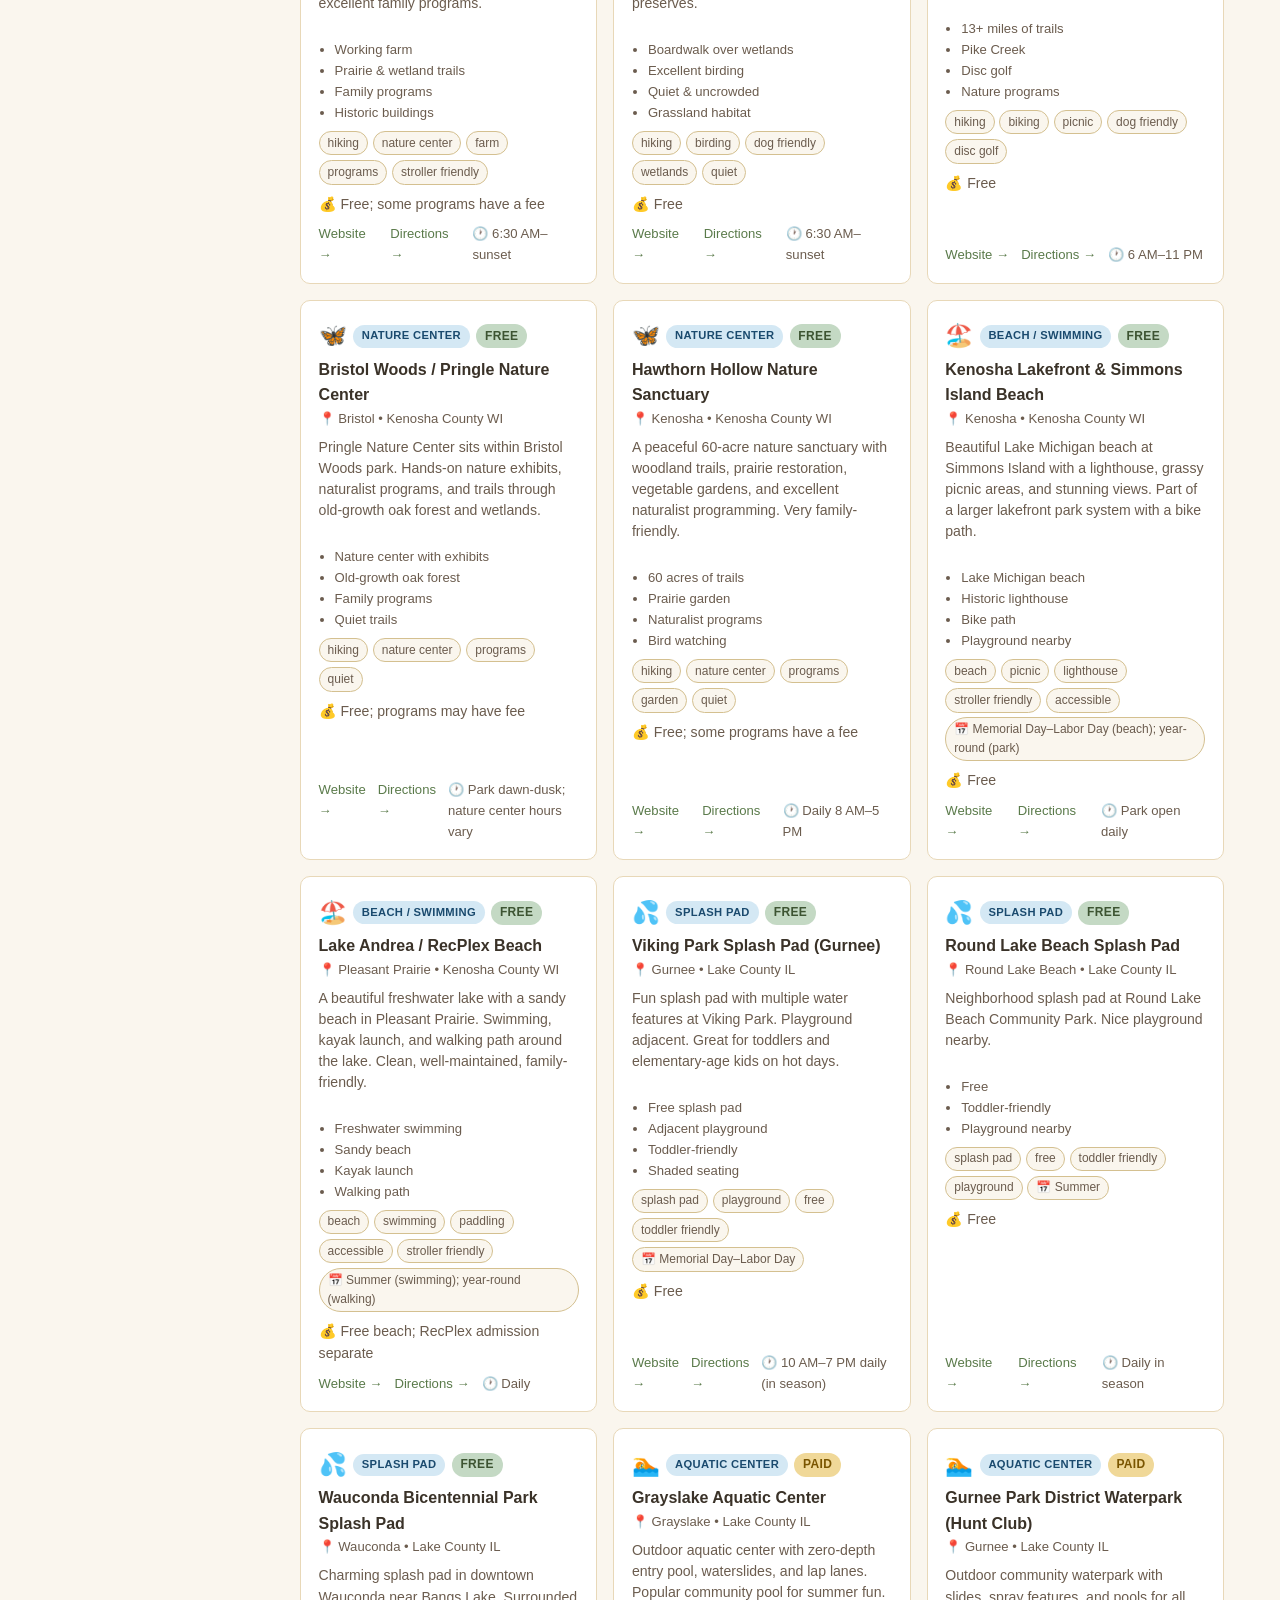
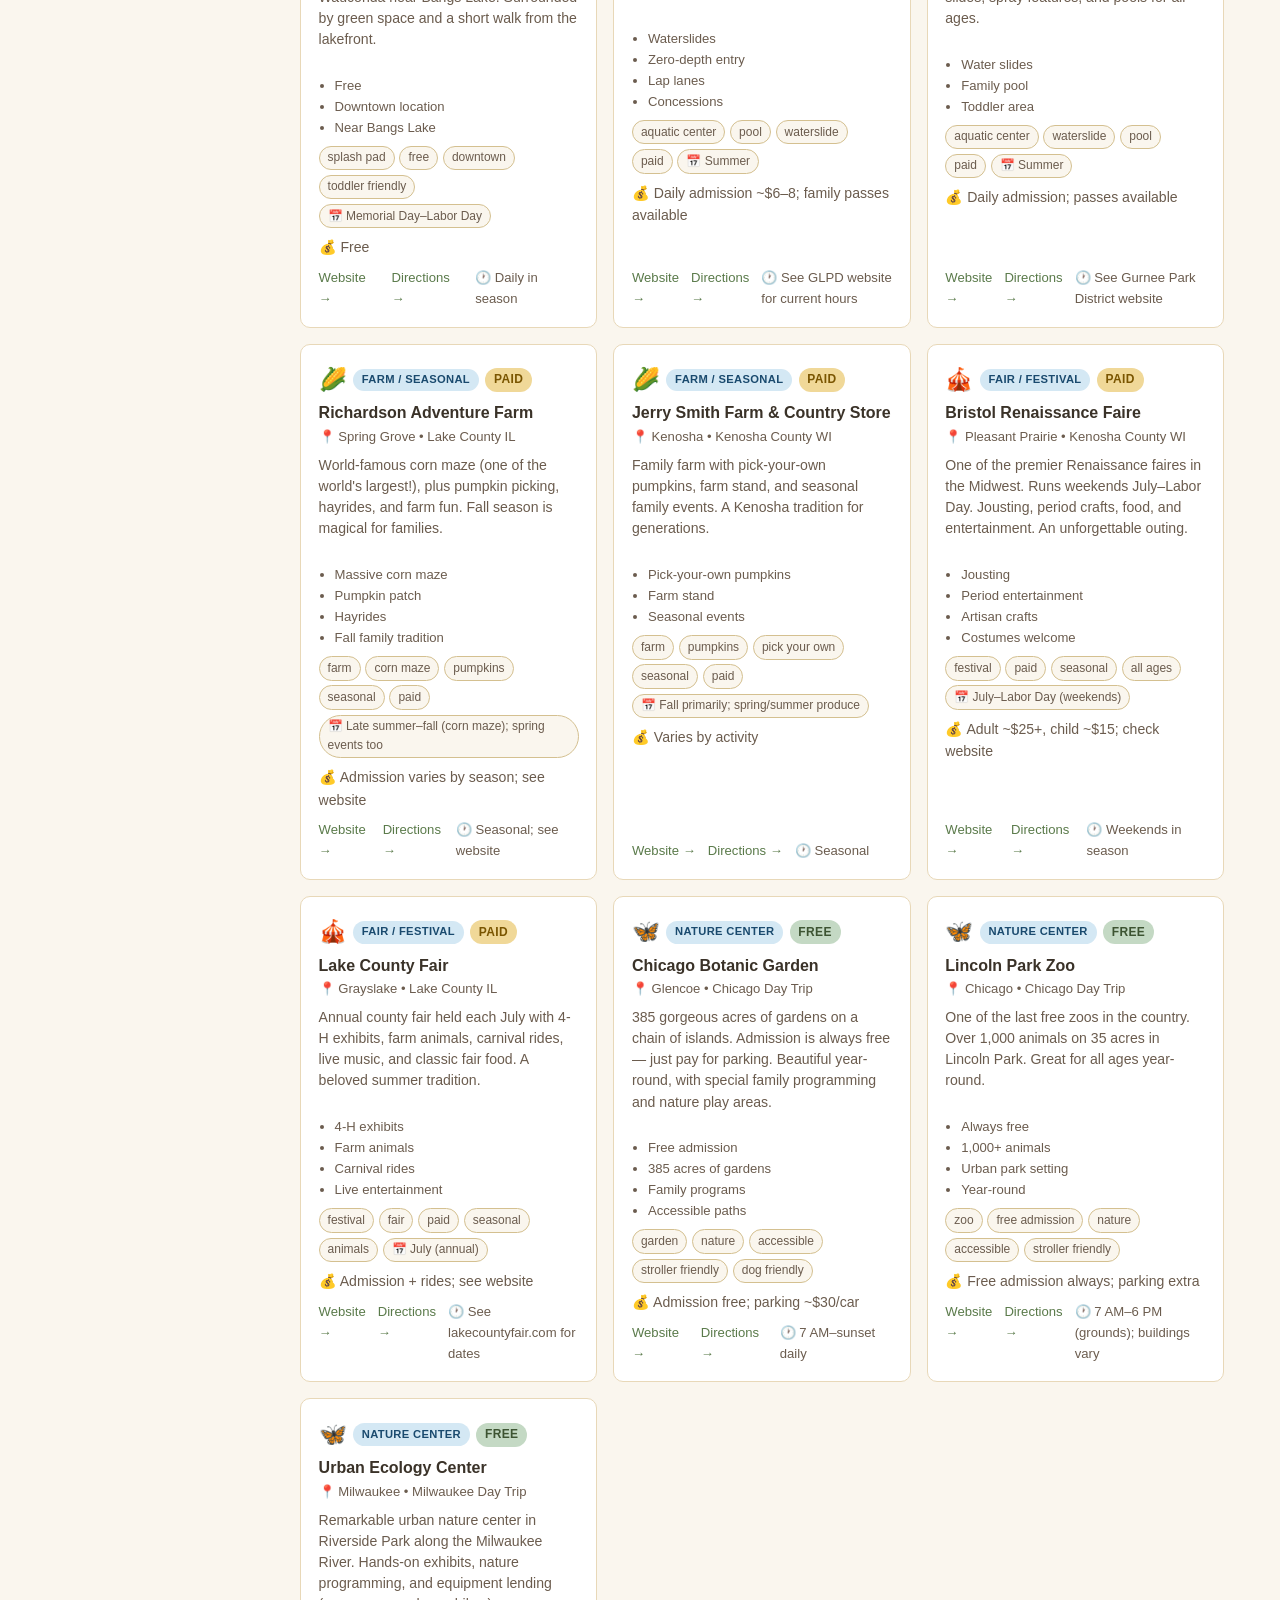
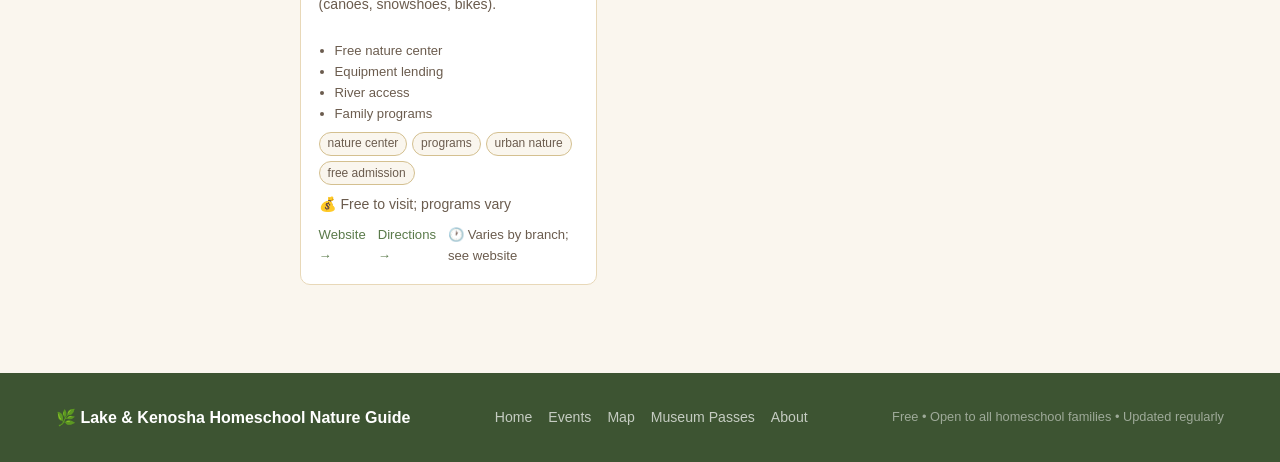
<file: places.html>
<!DOCTYPE html>
<html lang="en">
<head>
  <meta charset="UTF-8">
  <meta name="viewport" content="width=device-width, initial-scale=1.0">
  <title>Places — Lake & Kenosha Homeschool Nature Guide</title>
  <meta name="description" content="Trails, beaches, splash pads, playgrounds, nature centers, and more in Lake County IL and Kenosha County WI.">
  <link rel="stylesheet" href="css/style.css">
  <link rel="icon" href="data:image/svg+xml,<svg xmlns='http://www.w3.org/2000/svg' viewBox='0 0 100 100'><text y='.9em' font-size='90'>🌿</text></svg>">
</head>
<body>

<nav class="site-nav">
  <div class="container">
    <a href="index.html" class="nav-logo">
      <span class="leaf">🌿</span>
      <span>Lake &amp; Kenosha Nature Guide</span>
    </a>
    <ul class="nav-links">
      <li><a href="index.html">Home</a></li>
      <li><a href="events.html">Events</a></li>
      <li><a href="places.html" class="active">Places</a></li>
      <li><a href="map.html">Map</a></li>
      <li><a href="museum-passes.html">Museum Passes</a></li>
      <li><a href="about.html">About</a></li>
    </ul>
  </div>
</nav>

<header class="page-header">
  <div class="container">
    <h1>🗺️ Places to Explore</h1>
    <p>Trails, beaches, nature centers, splash pads, farms, and more — permanently open spots worth bookmarking. Use the filters to find your next adventure.</p>
  </div>
</header>

<main>
  <section class="section">
    <div class="container">

      <button class="filter-toggle-btn" id="filter-toggle" aria-expanded="false">
        <span>🔍 Filters</span>
        <span id="filter-badge" class="filter-count-badge" style="display:none;">0</span>
        <span id="filter-arrow">▼</span>
      </button>

      <div class="filter-layout">

        <aside class="filter-sidebar" id="filter-sidebar">
          <div class="filter-groups">

            <div class="filter-group">
              <span class="filter-label">📍 Region</span>
              <label><input type="checkbox" name="county" value="lake-il"> Lake County IL</label>
              <label><input type="checkbox" name="county" value="kenosha-wi"> Kenosha County WI</label>
              <label><input type="checkbox" name="county" value="chicago-day-trip"> Chicago day trip</label>
              <label><input type="checkbox" name="county" value="milwaukee-day-trip"> Milwaukee day trip</label>
            </div>

            <div class="filter-group">
              <span class="filter-label">🏷️ Type</span>
              <label><input type="checkbox" name="type" value="trail"> 🥾 Hiking trail</label>
              <label><input type="checkbox" name="type" value="beach"> 🏖️ Beach / swimming</label>
              <label><input type="checkbox" name="type" value="nature-center"> 🦋 Nature center</label>
              <label><input type="checkbox" name="type" value="splash-pad"> 💦 Splash pad</label>
              <label><input type="checkbox" name="type" value="aquatic-center"> 🏊 Aquatic center</label>
              <label><input type="checkbox" name="type" value="farm"> 🌽 Farm / seasonal</label>
              <label><input type="checkbox" name="type" value="fairground"> 🎪 Fair / festival</label>
              <label><input type="checkbox" name="type" value="playground"> 🛝 Playground</label>
            </div>

            <div class="filter-group">
              <span class="filter-label">💰 Cost</span>
              <label><input type="radio" name="cost" value="all" checked> Free &amp; paid</label>
              <label><input type="radio" name="cost" value="free"> Free only</label>
            </div>

            <div class="filter-group">
              <span class="filter-label">🏷️ Features</span>
              <label><input type="checkbox" name="tag" value="dog-friendly"> 🐕 Dog-friendly</label>
              <label><input type="checkbox" name="tag" value="stroller-friendly"> 👶 Stroller-friendly</label>
              <label><input type="checkbox" name="tag" value="accessible"> ♿ Accessible</label>
              <label><input type="checkbox" name="tag" value="birding"> 🦅 Birding</label>
              <label><input type="checkbox" name="tag" value="fishing"> 🎣 Fishing</label>
              <label><input type="checkbox" name="tag" value="paddling"> 🛶 Paddling</label>
              <label><input type="checkbox" name="tag" value="programs"> 🌱 Programs offered</label>
            </div>

            <div style="padding-top:.5rem; border-top:1px solid var(--sand-dk);">
              <button id="clear-filters" class="clear-all-btn">Clear all filters</button>
            </div>

          </div>
        </aside>

        <div class="filter-main">
          <div id="results-bar" class="results-bar"></div>
          <div id="places-grid" class="grid-3"></div>
        </div>

      </div>
    </div>
  </section>
</main>

<footer class="site-footer">
  <div class="container">
    <div class="footer-logo">🌿 Lake &amp; Kenosha Homeschool Nature Guide</div>
    <nav class="footer-links">
      <a href="index.html">Home</a>
      <a href="events.html">Events</a>
      <a href="map.html">Map</a>
      <a href="museum-passes.html">Museum Passes</a>
      <a href="about.html">About</a>
    </nav>
    <p class="footer-note">Free &bull; Open to all homeschool families &bull; Updated regularly</p>
  </div>
</footer>

<script src="js/places.js"></script>
</body>
</html>
</file>
<file: css/style.css>
/* =========================================================
   Lake & Kenosha Homeschool Nature Guide — Design System
   ========================================================= */

/* ----- Custom Properties ----- */
:root {
  --sage:    #8faf8f;
  --sage-lt: #c4d9c4;
  --moss:    #5a7a4a;
  --moss-dk: #3d5432;
  --sky:     #a8c8e8;
  --sky-lt:  #d4e8f4;
  --cream:   #faf6ee;
  --sand:    #e8d8b8;
  --sand-dk: #d4c090;
  --berry:   #c87878;
  --gold:    #d4a85a;
  --gold-lt: #f0d898;
  --text:    #3a3228;
  --text-lt: #6b5c4e;
  --white:   #ffffff;
  --shadow:  0 2px 8px rgba(58,50,40,.10);
  --shadow-md: 0 4px 16px rgba(58,50,40,.14);
  --radius:  10px;
  --radius-sm: 6px;
  --nav-h:   60px;
  --max-w:   1200px;
}

/* ----- Reset ----- */
*, *::before, *::after { box-sizing: border-box; margin: 0; padding: 0; }
html { scroll-behavior: smooth; }
body {
  font-family: -apple-system, BlinkMacSystemFont, "Segoe UI", Roboto, Helvetica, Arial, sans-serif;
  background: var(--cream);
  color: var(--text);
  font-size: 16px;
  line-height: 1.6;
  min-height: 100vh;
}
img { max-width: 100%; display: block; }
a { color: var(--moss); text-decoration: none; }
a:hover { text-decoration: underline; }
ul { list-style: none; }
button { cursor: pointer; font: inherit; border: none; background: none; }

/* ----- Typography ----- */
h1 { font-size: clamp(1.6rem, 4vw, 2.4rem); line-height: 1.2; font-weight: 700; }
h2 { font-size: clamp(1.2rem, 3vw, 1.7rem); line-height: 1.3; font-weight: 600; }
h3 { font-size: 1.1rem; font-weight: 600; }
h4 { font-size: 1rem; font-weight: 600; }
p { margin-bottom: .75rem; }
p:last-child { margin-bottom: 0; }

/* ----- Layout Utilities ----- */
.container { width: 100%; max-width: var(--max-w); margin: 0 auto; padding: 0 1rem; }
.section { padding: 2.5rem 0; }
.section-title { margin-bottom: 1.5rem; color: var(--moss-dk); }
.grid-2 { display: grid; grid-template-columns: 1fr; gap: 1rem; }
.grid-3 { display: grid; grid-template-columns: 1fr; gap: 1rem; }
@media (min-width: 600px) {
  .grid-2 { grid-template-columns: repeat(2, 1fr); }
  .grid-3 { grid-template-columns: repeat(2, 1fr); }
}
@media (min-width: 900px) {
  .grid-3 { grid-template-columns: repeat(3, 1fr); }
}
.visually-hidden { position: absolute; width: 1px; height: 1px; overflow: hidden; clip: rect(0,0,0,0); }

/* ----- Navigation ----- */
.site-nav {
  background: var(--white);
  border-bottom: 2px solid var(--sand);
  position: sticky;
  top: 0;
  z-index: 100;
  height: var(--nav-h);
}
.site-nav .container {
  display: flex;
  align-items: center;
  justify-content: space-between;
  height: 100%;
}
.nav-logo {
  display: flex;
  align-items: center;
  gap: .5rem;
  font-weight: 700;
  font-size: 1.05rem;
  color: var(--moss-dk);
  text-decoration: none;
  flex-shrink: 0;
}
.nav-logo .leaf { font-size: 1.4rem; }
.nav-logo span { display: none; }
@media (min-width: 480px) { .nav-logo span { display: inline; } }

.nav-links {
  display: flex;
  align-items: center;
  gap: .15rem;
  flex-wrap: nowrap;
}
.nav-links a {
  padding: .4rem .55rem;
  border-radius: var(--radius-sm);
  font-size: .88rem;
  font-weight: 500;
  color: var(--text-lt);
  white-space: nowrap;
  transition: background .15s, color .15s;
}
.nav-links a:hover, .nav-links a.active {
  background: var(--sage-lt);
  color: var(--moss-dk);
  text-decoration: none;
}
.nav-links a.active { font-weight: 600; }

/* ----- Hero ----- */
.hero {
  background: linear-gradient(135deg, var(--sky-lt) 0%, var(--sage-lt) 60%, var(--sand) 100%);
  padding: 3rem 0 2.5rem;
  text-align: center;
  border-bottom: 2px solid var(--sand-dk);
}
.hero-eyebrow {
  font-size: .85rem;
  text-transform: uppercase;
  letter-spacing: .08em;
  color: var(--moss);
  font-weight: 600;
  margin-bottom: .5rem;
}
.hero h1 { color: var(--moss-dk); margin-bottom: .75rem; }
.hero p { color: var(--text-lt); max-width: 560px; margin: 0 auto 1.25rem; font-size: 1.05rem; }
.hero-chips { display: flex; flex-wrap: wrap; gap: .5rem; justify-content: center; }

/* ----- Chips / Quick Filters ----- */
.chip {
  display: inline-flex;
  align-items: center;
  gap: .3rem;
  padding: .35rem .75rem;
  border-radius: 999px;
  border: 1.5px solid var(--sand-dk);
  background: var(--white);
  color: var(--text);
  font-size: .85rem;
  font-weight: 500;
  transition: background .15s, border-color .15s, color .15s;
  cursor: pointer;
  text-decoration: none;
}
.chip:hover { background: var(--sage-lt); border-color: var(--sage); color: var(--moss-dk); text-decoration: none; }
.chip.active { background: var(--moss); border-color: var(--moss); color: var(--white); }
.chip .chip-icon { font-size: 1em; }

/* ----- Badges ----- */
.badge {
  display: inline-block;
  padding: .15rem .55rem;
  border-radius: 999px;
  font-size: .75rem;
  font-weight: 700;
  letter-spacing: .03em;
  text-transform: uppercase;
}
.badge-free   { background: var(--sage-lt); color: var(--moss-dk); }
.badge-paid   { background: var(--gold-lt); color: #7a5500; }
.badge-cat    { background: var(--sky-lt);  color: #1a4a6e; }
.badge-new    { background: var(--berry);   color: var(--white); }

/* ----- Event Cards ----- */
.event-card {
  background: var(--white);
  border: 1.5px solid var(--sand);
  border-radius: var(--radius);
  padding: 1rem 1.1rem;
  display: flex;
  gap: 1rem;
  align-items: flex-start;
  transition: box-shadow .15s, border-color .15s;
}
.event-card:hover { box-shadow: var(--shadow-md); border-color: var(--sage); }

.event-date-block {
  flex-shrink: 0;
  width: 52px;
  text-align: center;
  background: var(--cream);
  border: 1.5px solid var(--sand);
  border-radius: var(--radius-sm);
  padding: .3rem .2rem;
}
.event-date-block .month {
  font-size: .65rem;
  text-transform: uppercase;
  letter-spacing: .06em;
  color: var(--moss);
  font-weight: 700;
  line-height: 1;
}
.event-date-block .day {
  font-size: 1.4rem;
  font-weight: 700;
  color: var(--moss-dk);
  line-height: 1.1;
}
.event-date-block .dow {
  font-size: .65rem;
  color: var(--text-lt);
  line-height: 1;
}

.event-body { flex: 1; min-width: 0; }
.event-title { font-size: 1rem; font-weight: 600; color: var(--text); margin-bottom: .2rem; }
.event-title a { color: inherit; }
.event-title a:hover { color: var(--moss); text-decoration: none; }
.event-meta { font-size: .82rem; color: var(--text-lt); margin-bottom: .4rem; line-height: 1.5; }
.event-meta span { margin-right: .6rem; }
.event-badges { display: flex; flex-wrap: wrap; gap: .3rem; margin-top: .4rem; }
.event-source { font-size: .75rem; color: var(--text-lt); margin-top: .35rem; }
.event-source a { color: var(--moss); }

/* ----- Place Cards ----- */
.place-card {
  background: var(--white);
  border: 1.5px solid var(--sand);
  border-radius: var(--radius);
  padding: 1.1rem;
  display: flex;
  flex-direction: column;
  gap: .5rem;
  transition: box-shadow .15s, border-color .15s;
}
.place-card:hover { box-shadow: var(--shadow-md); border-color: var(--sage); }
.place-card-header { display: flex; align-items: flex-start; justify-content: space-between; gap: .5rem; }
.place-icon { font-size: 1.6rem; flex-shrink: 0; }
.place-name { font-size: 1rem; font-weight: 600; color: var(--text); }
.place-name a { color: inherit; }
.place-name a:hover { color: var(--moss); text-decoration: none; }
.place-town { font-size: .82rem; color: var(--text-lt); }
.place-desc { font-size: .88rem; color: var(--text-lt); line-height: 1.5; }
.place-tags { display: flex; flex-wrap: wrap; gap: .3rem; }
.place-tag {
  background: var(--cream);
  border: 1px solid var(--sand-dk);
  border-radius: 999px;
  padding: .1rem .5rem;
  font-size: .75rem;
  color: var(--text-lt);
}
.place-links { display: flex; gap: .75rem; font-size: .82rem; margin-top: auto; }
.place-links a { color: var(--moss); }

/* ----- Filter Panel ----- */
.filter-layout {
  display: flex;
  gap: 1.5rem;
  align-items: flex-start;
}
.filter-sidebar {
  width: 220px;
  flex-shrink: 0;
  background: var(--white);
  border: 1.5px solid var(--sand);
  border-radius: var(--radius);
  padding: 1rem;
  position: sticky;
  top: calc(var(--nav-h) + 1rem);
  max-height: calc(100vh - var(--nav-h) - 2rem);
  overflow-y: auto;
}
.filter-main { flex: 1; min-width: 0; }
.filter-group { margin-bottom: 1.25rem; }
.filter-group:last-child { margin-bottom: 0; }
.filter-label {
  font-size: .78rem;
  font-weight: 700;
  text-transform: uppercase;
  letter-spacing: .07em;
  color: var(--moss);
  margin-bottom: .5rem;
  display: block;
}
.filter-group label {
  display: flex;
  align-items: center;
  gap: .45rem;
  font-size: .88rem;
  padding: .2rem 0;
  cursor: pointer;
  color: var(--text);
}
.filter-group label:hover { color: var(--moss); }
.filter-group input[type="checkbox"] { accent-color: var(--moss); }
.filter-group select {
  width: 100%;
  padding: .35rem .5rem;
  border: 1.5px solid var(--sand-dk);
  border-radius: var(--radius-sm);
  background: var(--cream);
  color: var(--text);
  font: inherit;
  font-size: .88rem;
}
.filter-toggle-btn {
  display: none;
  width: 100%;
  padding: .6rem 1rem;
  background: var(--white);
  border: 1.5px solid var(--sand-dk);
  border-radius: var(--radius);
  font-size: .92rem;
  font-weight: 600;
  color: var(--moss-dk);
  align-items: center;
  justify-content: space-between;
  gap: .5rem;
  margin-bottom: .75rem;
}
.filter-count-badge {
  background: var(--moss);
  color: var(--white);
  border-radius: 999px;
  padding: .1rem .45rem;
  font-size: .75rem;
  font-weight: 700;
}

@media (max-width: 700px) {
  .filter-layout { flex-direction: column; }
  .filter-sidebar {
    width: 100%;
    position: static;
    max-height: none;
    overflow: visible;
  }
  .filter-sidebar.collapsed .filter-groups { display: none; }
  .filter-toggle-btn { display: flex; }
}

/* ----- Results Bar ----- */
.results-bar {
  display: flex;
  align-items: center;
  justify-content: space-between;
  margin-bottom: 1rem;
  gap: .5rem;
  flex-wrap: wrap;
}
.results-count { font-size: .88rem; color: var(--text-lt); }
.active-filters { display: flex; flex-wrap: wrap; gap: .35rem; }
.active-filter-chip {
  display: inline-flex;
  align-items: center;
  gap: .25rem;
  padding: .2rem .6rem;
  background: var(--moss);
  color: var(--white);
  border-radius: 999px;
  font-size: .78rem;
  font-weight: 600;
}
.active-filter-chip button {
  font-size: .9em;
  color: var(--white);
  opacity: .7;
  padding: 0;
  line-height: 1;
}
.active-filter-chip button:hover { opacity: 1; }
.clear-all-btn {
  font-size: .82rem;
  color: var(--berry);
  text-decoration: underline;
  background: none;
  border: none;
  cursor: pointer;
  padding: 0;
}

/* ----- Empty State ----- */
.empty-state {
  text-align: center;
  padding: 3rem 1rem;
  color: var(--text-lt);
}
.empty-state .empty-icon { font-size: 3rem; margin-bottom: .75rem; }
.empty-state h3 { color: var(--text); margin-bottom: .5rem; }

/* ----- Info Cards (museum passes etc.) ----- */
.info-card {
  background: var(--white);
  border: 1.5px solid var(--sand);
  border-radius: var(--radius);
  padding: 1.25rem 1.4rem;
  margin-bottom: 1rem;
}
.info-card h3 { color: var(--moss-dk); margin-bottom: .5rem; font-size: 1.1rem; }
.info-card .subtitle { font-size: .88rem; color: var(--text-lt); margin-bottom: .75rem; }
.info-card ul { padding-left: 1.1rem; list-style: disc; }
.info-card ul li { margin-bottom: .3rem; font-size: .92rem; }

/* ----- Map Page ----- */
#map { height: calc(100vh - var(--nav-h) - 120px); min-height: 400px; border-radius: var(--radius); overflow: hidden; border: 1.5px solid var(--sand); }
.map-legend {
  display: flex;
  flex-wrap: wrap;
  gap: .5rem;
  padding: .75rem 0;
  font-size: .85rem;
}
.legend-item { display: flex; align-items: center; gap: .35rem; }
.legend-dot { width: 12px; height: 12px; border-radius: 50%; flex-shrink: 0; }

/* ----- Leaflet popup override ----- */
.leaflet-popup-content-wrapper {
  border-radius: var(--radius) !important;
  box-shadow: var(--shadow-md) !important;
  font-family: inherit !important;
}
.leaflet-popup-content { font-size: .88rem !important; line-height: 1.5 !important; }
.popup-name { font-weight: 700; font-size: .95rem; margin-bottom: .25rem; color: var(--moss-dk); }
.popup-meta { color: var(--text-lt); margin-bottom: .4rem; font-size: .82rem; }
.popup-link { color: var(--moss); font-size: .82rem; }

/* ----- Footer ----- */
.site-footer {
  background: var(--moss-dk);
  color: rgba(255,255,255,.75);
  padding: 2rem 0;
  margin-top: 3rem;
  font-size: .88rem;
}
.site-footer .container { display: flex; flex-direction: column; gap: 1rem; }
@media (min-width: 600px) {
  .site-footer .container { flex-direction: row; justify-content: space-between; align-items: center; }
}
.footer-logo { font-weight: 700; color: var(--white); font-size: 1rem; }
.footer-links { display: flex; gap: 1rem; flex-wrap: wrap; }
.footer-links a { color: rgba(255,255,255,.7); }
.footer-links a:hover { color: var(--white); }
.footer-note { color: rgba(255,255,255,.5); font-size: .8rem; }

/* ----- Page header (inner pages) ----- */
.page-header {
  background: linear-gradient(135deg, var(--sky-lt) 0%, var(--sage-lt) 100%);
  border-bottom: 2px solid var(--sand-dk);
  padding: 1.75rem 0 1.5rem;
}
.page-header h1 { color: var(--moss-dk); }
.page-header p { color: var(--text-lt); max-width: 600px; margin-top: .5rem; margin-bottom: 0; }

/* ----- Utility ----- */
.mt-1 { margin-top: .5rem; }
.mt-2 { margin-top: 1rem; }
.mt-3 { margin-top: 1.5rem; }
.mb-1 { margin-bottom: .5rem; }
.mb-2 { margin-bottom: 1rem; }
.text-sm { font-size: .88rem; }
.text-lt { color: var(--text-lt); }
.text-center { text-align: center; }
.bold { font-weight: 700; }
.highlight-box {
  background: var(--sky-lt);
  border-left: 4px solid var(--sky);
  border-radius: 0 var(--radius-sm) var(--radius-sm) 0;
  padding: .75rem 1rem;
  font-size: .92rem;
  margin-bottom: 1rem;
}

/* ----- Loading spinner ----- */
.loading {
  display: flex;
  justify-content: center;
  align-items: center;
  padding: 3rem;
  color: var(--text-lt);
  gap: .75rem;
  font-size: .95rem;
}
.spinner {
  width: 24px; height: 24px;
  border: 3px solid var(--sand-dk);
  border-top-color: var(--moss);
  border-radius: 50%;
  animation: spin .7s linear infinite;
}
@keyframes spin { to { transform: rotate(360deg); } }
</file>
